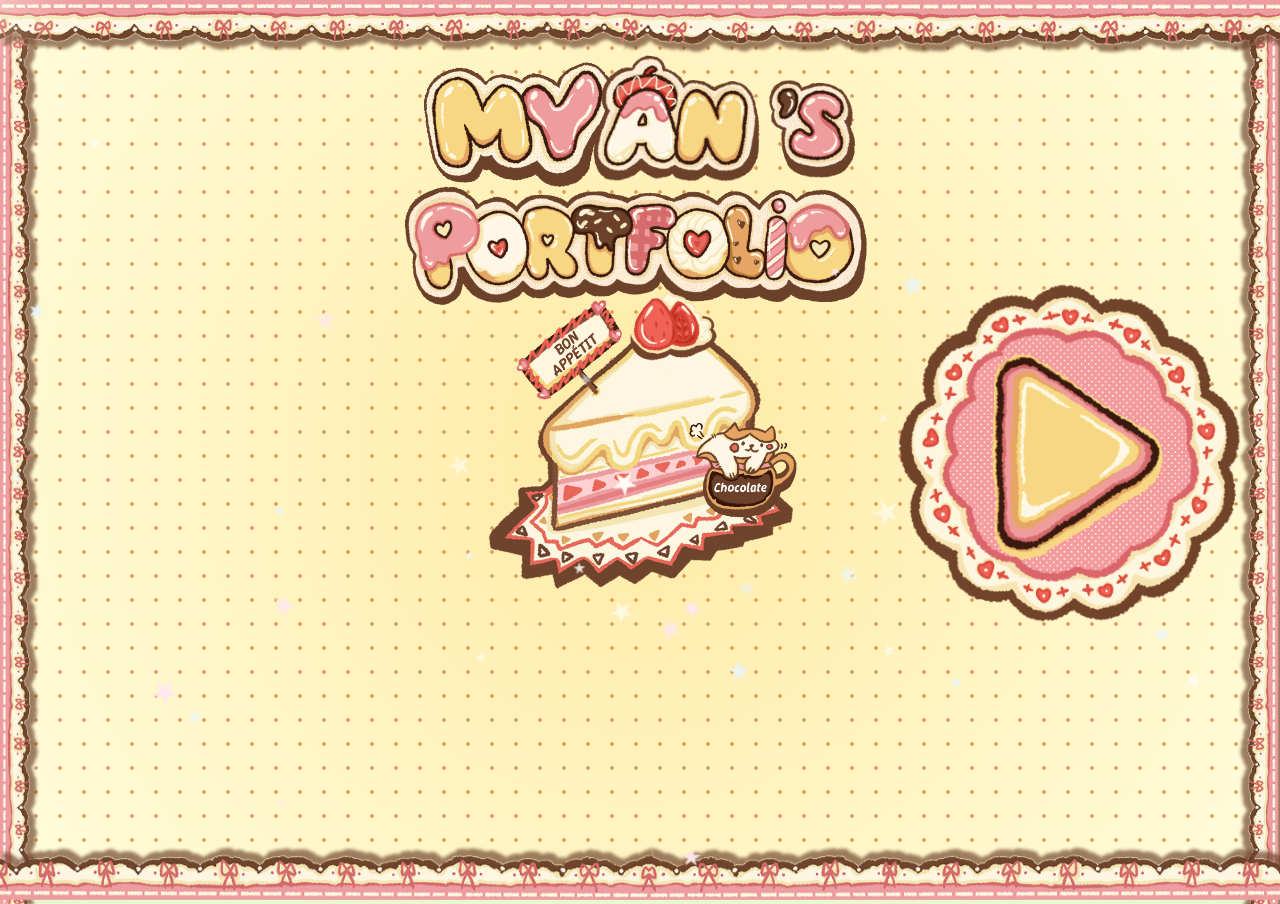
<file: index.html>
<!DOCTYPE html>
<html lang="en">

<head>
  <meta charset="UTF-8">
  <meta name="viewport" content="width=device-width, initial-scale=1.0, user-scalable=no">

  <title>Start</title>

  <link rel="stylesheet" href="start.css">
               <link rel="stylesheet" href="cursor.css">

  <link rel="preconnect" href="https://fonts.googleapis.com">
  <link rel="preconnect" href="https://fonts.gstatic.com" crossorigin>
  <link href="https://fonts.googleapis.com/css2?family=Cormorant+Garamond:wght@300..700&family=Pacifico&family=Pangolin&family=Sekuya&family=Winky+Rough:wght@300..900&family=Zen+Old+Mincho&display=swap" rel="stylesheet">
</head>

<body>

  <div class="bg"></div>

  <img id="ren" src="all-assets/ren.png">
  <img id="under-ren" src="all-assets/under-ren.png">
  <img id="ren-left" src="all-assets/ren-left.png">
  <img id="ren-right" src="all-assets/ren-right.png">


  
  <img id="MY" src="all-assets/MY.gif">
  <img id="AN" src="all-assets/AN.gif">
  <img id="S" src="all-assets/'S.gif">
  <img id="PORTFOLIO" src="all-assets/PORTFOLIO.gif">
  <img id="chocolate-cat" src="all-assets/chocolate-cat.gif">
  <img id="strawberry-cake" src="all-assets/strawberry-cake.png">
  <img id="chat-box" src="all-assets/chatbox.png">
  <img id="lot-li" src="all-assets/lot-li.png">
  <img id="bon-appetit" src="all-assets/bon-appetit.png">
  <img id="whip-cream" src="all-assets/whip-cream.png">
<img id="start-button" src="all-assets/start-button.gif" alt="Start" class="sound-click">
           <div id="star-field"></div>
  <script src="start.js"></script>
      <script src="cursor.js"></script>
</body>
</html>
</file>
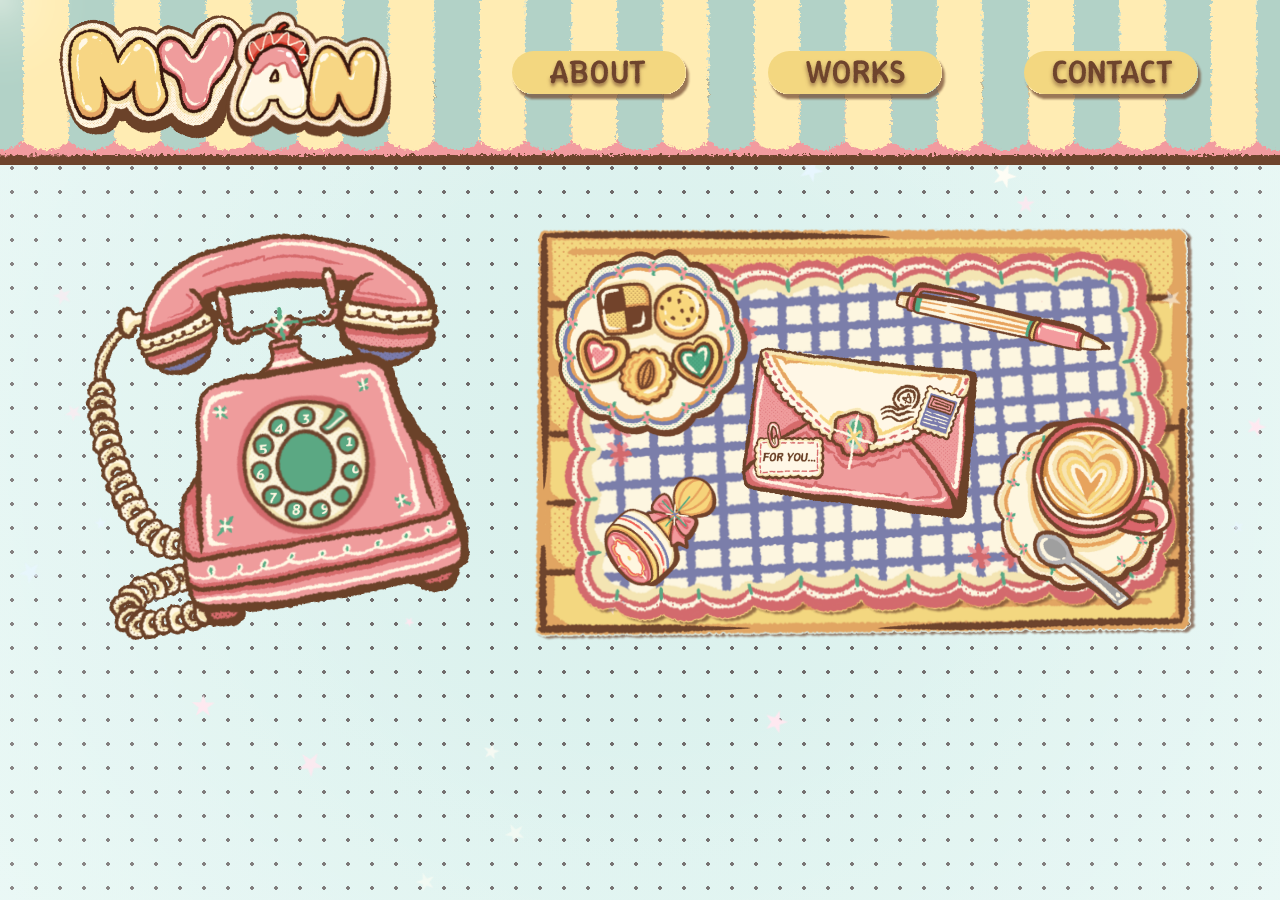
<file: contact.html>
<!DOCTYPE html>
<html>
  <head>
    <meta charset="UTF-8" />
    <meta name="viewport" content="width=device-width, initial-scale=1.0, user-scalable=no" />
        <link rel="stylesheet" type="text/css" href="contact.css" />
                     <link rel="stylesheet" href="cursor.css">
        <link rel="preconnect" href="https://fonts.googleapis.com">
<link rel="preconnect" href="https://fonts.gstatic.com" crossorigin>
<link href="https://fonts.googleapis.com/css2?family=Cormorant+Garamond:ital,wght@0,300..700;1,300..700&family=Pacifico&family=Pangolin&family=Sekuya&family=Winky+Rough:ital,wght@0,300..900;1,300..900&family=Zen+Old+Mincho&display=swap" rel="stylesheet">
<body>
  <div class="bg4"></div>
  <img id="navigation-bar" src="all-assets/navigation-bar.svg">
  <img id="MY" src="all-assets/MY.gif" alt="MY">
  <img id="AN" src="all-assets/AN.gif" alt="AN">
  <img id="phone-case" src="all-assets/phone-case.gif" >
  <img id="circle-phone" src="all-assets/circle-phone.png" >
    <img id="phone-number" src="all-assets/phone-number.png" >
        <img id="khan-trai-ban" src="all-assets/khan-trai-ban.png" >
                <img id="table" src="all-assets/table.png" >
                                <img id="cookie-dish" src="all-assets/cookie-dish.png" >
                                <img id="capuchino" src="all-assets/capuchino.png" >
                                <img id="pen" src="all-assets/pen.png" >
                                    <img id="stamp" src="all-assets/stamp.png" >
                <!-- CONTACT LETTER -->
<img id="bi-thu"
     src="all-assets/bi-thu.gif"
     alt="Contact letter">


<!-- ==============================
     CONTACT POPUP
     ============================== -->

<div id="contact-popup">

    <div id="contact-box">

        <!-- CLOSE -->
        <button id="contact-close" type="button" aria-label="Close">
            ✕
        </button>


        <div class="contact-inner">

            <!-- HEADER -->

            <div class="contact-title">
                LET'S KEEP IN TOUCH
            </div>


            <div class="contact-decoration">
                ♡
            </div>


            <!-- MESSAGE -->

            <p class="contact-message">
                Thank you for stopping by!<br>
                I’d love to hear from you.
            </p>


            <!-- CONTACT INFORMATION -->

            <div class="contact-info">

                <a
                    href="mailto:maiphucmyan2007@gmail.com"
                    class="contact-item"
                >
                    <span class="contact-label">EMAIL</span>
                    <span class="contact-value">
                        maiphucmyan2007@gmail.com
                    </span>
                </a>


                <a
                    href="https://www.linkedin.com/in/an-mai-649a00397/"
                    target="_blank"
                    rel="noopener noreferrer"
                    class="contact-item"
                >
                    <span class="contact-label">LINKEDIN</span>
                    <span class="contact-value">
                        linkedin.com/in/an-mai-649a00397
                    </span>
                </a>


                <a
                    href="tel:0339014800"
                    class="contact-item"
                >
                    <span class="contact-label">PHONE</span>
                    <span class="contact-value">
                        0339 014 800
                    </span>
                </a>

            </div>


            <div class="contact-footer">
                <span>♡</span>
                <span>Thank you for visiting </span>
                <span>♡</span>
            </div>

        </div>

    </div>

</div>
<!-- NAV DESKTOP / IPAD -->
<nav class="nav-menu">

  <div class="nav-item" id="about-nav">
    <img id="rectangle" src="all-assets/rectangle.svg">
    <div class="text" id="ABOUT">ABOUT</div>
  </div>

  <div class="nav-item" id="works-nav">
    <img id="rectangle-1" src="all-assets/rectangle-1.svg">
    <div class="text" id="WORKS">WORKS</div>
  </div>

  <div class="nav-item active" id="contact-nav">
    <img id="rectangle-2" src="all-assets/rectangle-2.svg">
    <div class="text" id="CONTACT">CONTACT</div>
  </div>

</nav>

<!-- HAMBURGER (MOBILE ONLY) -->
<button id="hamburger-btn" aria-label="Open menu">
  ☰
</button>

<div id="mobile-menu">
  <a href="aboutme.html">ABOUT</a>
  <a href="works.html">WORKS</a>
  <a href="contact.html">CONTACT</a>
</div>
  
      <div id="star-field"></div>
  <script src="contact.js"></script>
      <script src="cursor.js"></script>
</body>
</html>
</file>
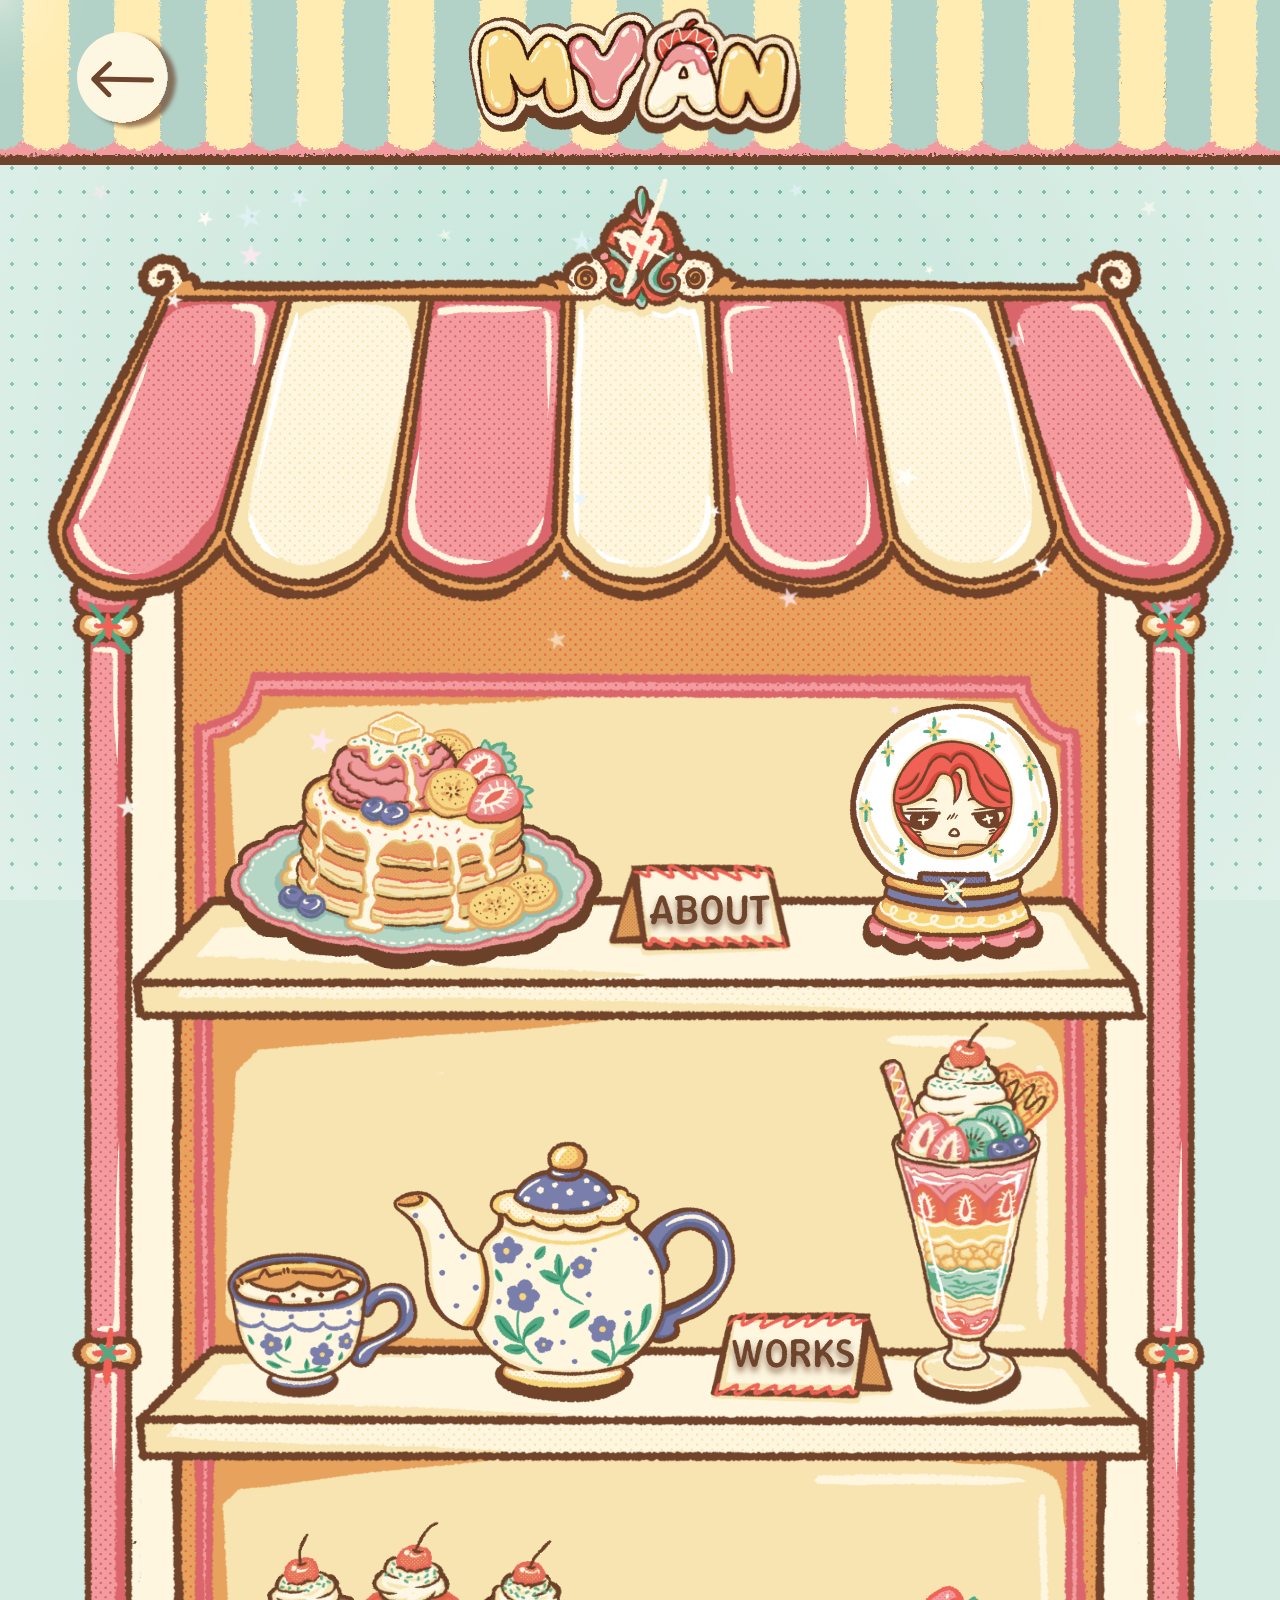
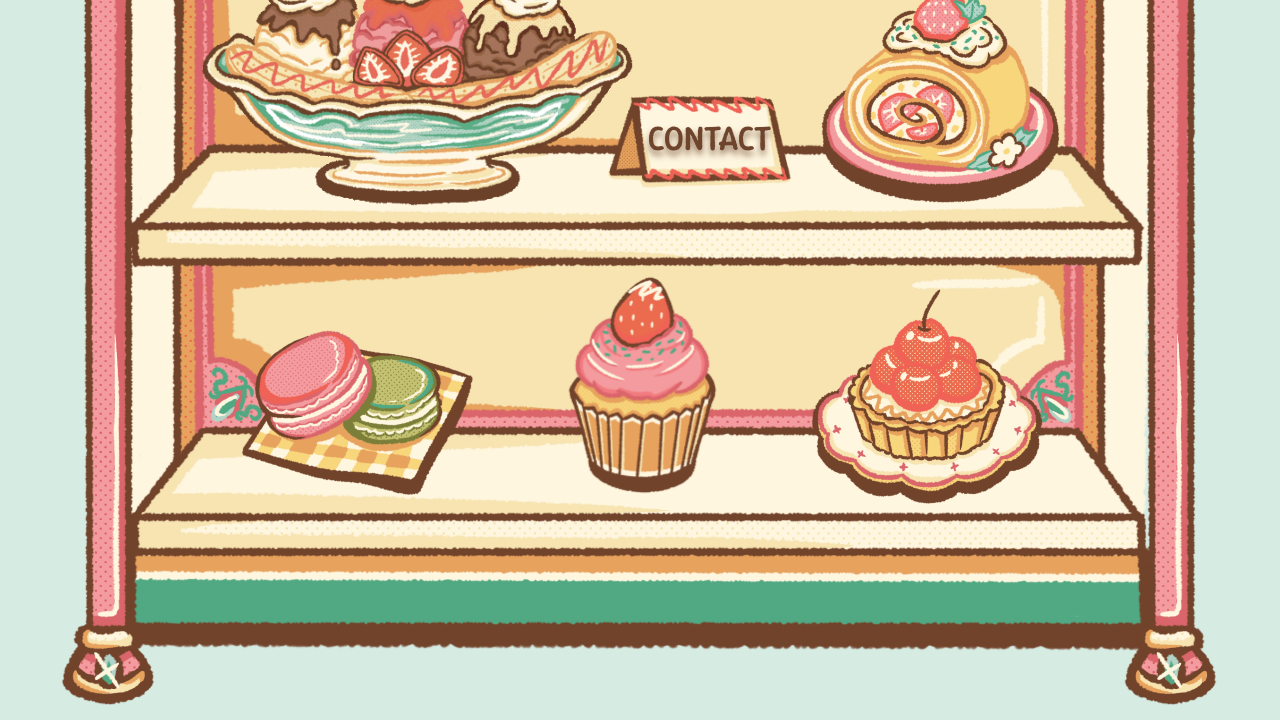
<file: homepage.html>
<!DOCTYPE html>
<html lang="en">
<head>
  <meta charset="UTF-8">
  <meta name="viewport" content="width=device-width, initial-scale=1.0", user-scalable=no >

  <link rel="stylesheet" href="homepage.css">
               <link rel="stylesheet" href="cursor.css">

  <link rel="preconnect" href="https://fonts.googleapis.com">
  <link rel="preconnect" href="https://fonts.gstatic.com" crossorigin>
  <link href="https://fonts.googleapis.com/css2?family=Cormorant+Garamond:ital,wght@0,300..700;1,300..700&family=Pacifico&family=Pangolin&family=Sekuya&family=Winky+Rough:ital,wght@0,300..900;1,300..900&family=Zen+Old+Mincho&display=swap" rel="stylesheet">
</head>

<body>

  <div class="bg3"></div>

  <section class="container">

    <img id="navigation-bar" src="all-assets/navigation-bar.svg" alt="">
    <img id="MY" src="all-assets/MY.gif" alt="MY">
    <img id="AN" src="all-assets/AN.gif" alt="AN">

    <img id="roof" src="all-assets/roof.png" alt="">
    <img id="shelf" src="all-assets/shelf.png" alt="">
    <img id="pillar" src="all-assets/pillar.png" alt="">
    <img id="pillar-1" src="all-assets/pillar-1.png" alt="">

<img id="pancake"
     src="all-assets/pancake.gif"
     alt="Pancake">
</div>
    <img id="board" src="all-assets/board.png" alt="">
    <img id="board-1" src="all-assets/board-1.png" alt="">
    <img id="board-2" src="all-assets/board-2.png" alt="">

    <img id="teapot" src="all-assets/teapot.png" alt="">
    <img id="teacup" src="all-assets/teacup.png" alt="">

    <img id="macaron" src="all-assets/macaron.png" alt="">
    <img id="cupcake" src="all-assets/cupcake.png" alt="">
    <img id="fruit-tart" src="all-assets/fruit-tart.png" alt="">
    <img id="banh-bong-lan" src="all-assets/banh-bong-lan.png" alt="">

    <img id="snowball" src="all-assets/snowball.png" alt="">
    <img id="me-circle" src="all-assets/me-circle.png" alt="">
    <img id="parfait" src="all-assets/parfait.gif" alt="">
    <img id="banana-split" src="all-assets/banana-split.gif" alt="">

    <img id="back-arrow" src="all-assets/back-arrow.svg" alt="Back">

    <div class="text" id="ABOUT">ABOUT</div>
    <div class="text" id="WORKS">WORKS</div>
    <div class="text" id="CONTACT">CONTACT</div>

  </section>

  <div id="star-field"></div>

  <div id="scroll-hint">
    <span>Scroll down for more</span>
  </div>

  <script src="homepage.js"></script>
      <script src="cursor.js"></script>

</body>
</html>
</file>
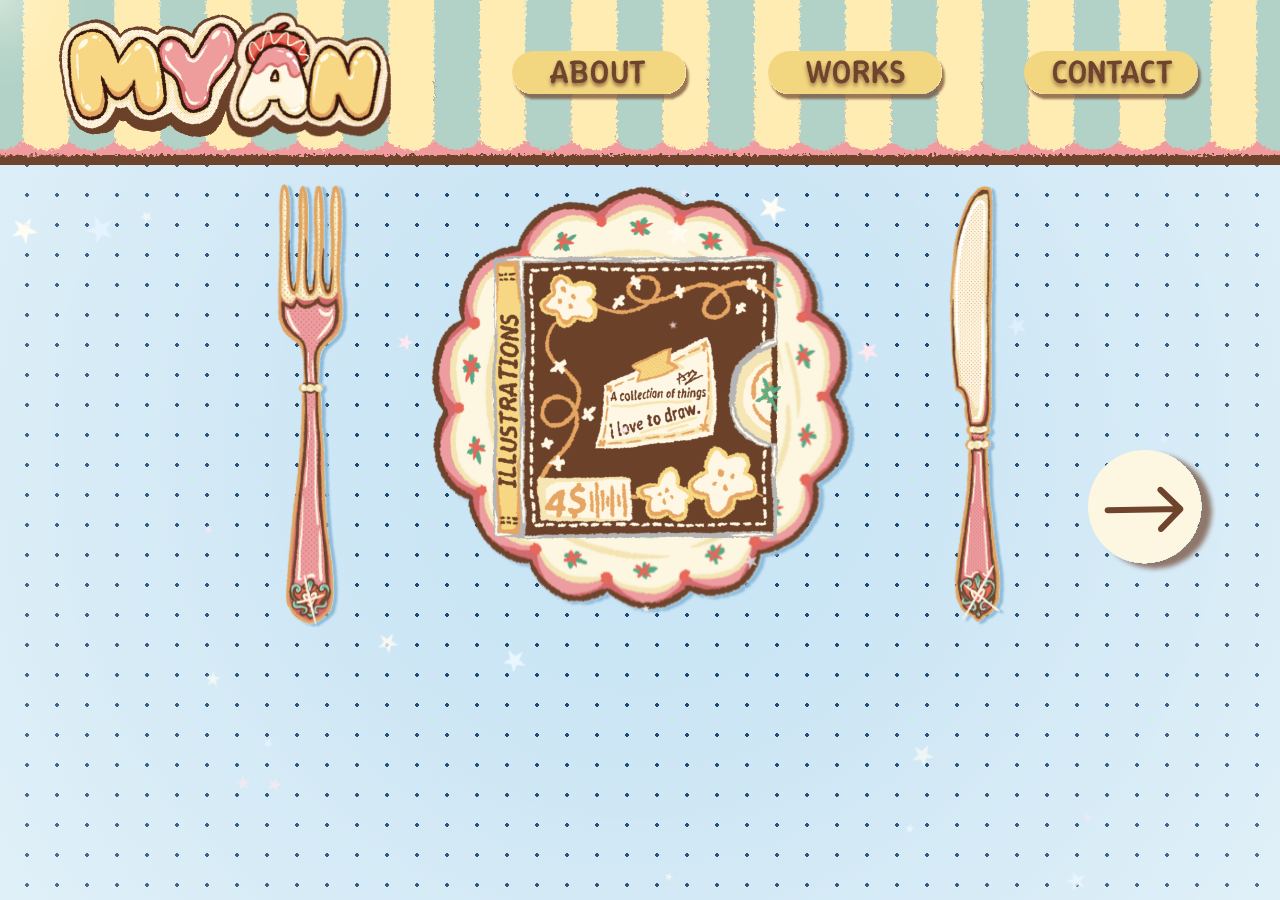
<file: works.html>
<!DOCTYPE html>
<html lang="en">
<head>
    <meta charset="UTF-8">
    <meta name="viewport"
          content="width=device-width, initial-scale=1.0, user-scalable=no">
    <title>Works</title>
    <link rel="stylesheet"
          href="works.css">
             <link rel="stylesheet" href="cursor.css">
    <link rel="preconnect"
          href="https://fonts.googleapis.com">
    <link rel="preconnect"
          href="https://fonts.gstatic.com"
          crossorigin>
    <link href="https://fonts.googleapis.com/css2?family=Cormorant+Garamond:wght@300..700&family=Pacifico&family=Pangolin&family=Sekuya&family=Winky+Rough:wght@300..900&family=Zen+Old+Mincho&display=swap"
          rel="stylesheet">
</head>
<body>
    <div class="bg2"></div>
    <img id="navigation-bar"
         src="all-assets/navigation-bar.svg"
         alt="Navigation">
    <img id="fork"
         src="all-assets/fork.png"
         alt="Fork">
    <img id="knife"
         src="all-assets/knife.png"
         alt="Knife">
    <img id="arrow-1"
         src="all-assets/arrow-1.svg"
         alt="Next">
    <img id="arrow-2"
         src="all-assets/arrow-2.svg"
         alt="Previous">
    <img id="dish"
         src="all-assets/dish.png"
         alt="Illustrations">
    <img id="cd-cover"
         src="all-assets/cd-cover.gif"
         alt="Illustrations CD">
    <img id="dish-1"
         src="all-assets/dish-1.png"
         alt="Video 1">
    <img id="cd-cover-1"
         src="all-assets/cd-cover-1.gif"
         alt="Video 1 CD">
    <img id="dish-2"
         src="all-assets/dish-2.png"
         alt="Video 2">
    <img id="cd-cover-2"
         src="all-assets/cd-cover-2.gif"
         alt="Video 2 CD">
    <div id="illustration-board">
        <div class="board">
            <div class="board-inner">
                <div class="board-header">
                    <div class="board-title">
                        ILLUSTRATIONS - DIGITAL
                    </div>
                    <button id="close-board"
                            type="button">
                        ✕
                    </button>
                </div>
                <div class="gallery-scroll">
                    <div class="gallery-grid">
                        <img id="mywork"
                             src="all-assets/myworks.png"
                             alt="My work">
                        <img id="mywork-1"
                             src="all-assets/mywork-1.png"
                             alt="My work 1">
                        <img id="mywork-2"
                             src="all-assets/mywork-2.jpg"
                             alt="My work 2">
                        <img id="mywork-3"
                             src="all-assets/mywork-3.jpg"
                             alt="My work 3">
                    </div>
                </div>
            </div>
        </div>
    </div>
    <div id="youtube-popup">
        <div id="youtube-box">
            <button id="youtube-close"
                    type="button"
                    aria-label="Close">
                ×
            </button>
            <a id="youtube-link"
               href="#"
               target="_blank"
               rel="noopener noreferrer">
                <div id="youtube-preview">
                    <div id="youtube-play">
                        ▶
                    </div>
                    <div id="youtube-text">
                        WATCH ON YOUTUBE
                    </div>
                </div>
            </a>
        </div>
    </div>
    <nav class="nav-menu">
        <div class="nav-item">
            <img id="rectangle"
                 src="all-assets/rectangle.svg"
                 alt="About">
            <div class="text"
                 id="ABOUT">
                ABOUT
            </div>
        </div>
        <div class="nav-item active">
            <img id="rectangle-1"
                 src="all-assets/rectangle-1.svg"
                 alt="Works">
            <div class="text"
                 id="WORKS">
                WORKS
            </div>
        </div>
        <div class="nav-item">
            <img id="rectangle-2"
                 src="all-assets/rectangle-2.svg"
                 alt="Contact">
            <div class="text"
                 id="CONTACT">
                CONTACT
            </div>
        </div>
    </nav>
<img id="MY"
src="all-assets/MY.gif" alt="MY">
<img id="AN"
src="all-assets/AN.gif" alt="AN">
    <button id="hamburger-btn"
            type="button"
            aria-label="Open menu">
        ☰
    </button>
    <div id="mobile-menu">
        <a href="aboutme.html">
            ABOUT
        </a>
        <a href="works.html">
            WORKS
        </a>
        <a href="contact.html">
            CONTACT
        </a>
    </div>
      <div id="star-field"></div>
    <script src="works.js"></script>
    <script src="cursor.js"></script>
</body>
</html>
</file>
<file: start.css>
.container{
  position: relative;
}
html,body {
  margin: 0;
  width: 100vw;
  height: 100vh;
  overflow: hidden;
}
body::-webkit-scrollbar {
    display: none;
    width: 0; 
    height: 0;
}
body{
  background:#EAF8D2;
}
.bg{
  position:fixed;
  inset:0;
  z-index:-1;
  overflow:hidden;
}
.bg::before{
  content:"";
  position:absolute;
  width:220%;
  height:220%;
  left:-60%;
  top:-60%;
  background:
    radial-gradient(circle,
      #E1A562 2px,
      transparent 2px) 0 0/24px 24px,
    radial-gradient(circle at center,
      #ffeaa4 0%,
      #fffddd 45%,
      #F8FFF0 100%);
  animation: dotsMove 28s linear infinite;
}
@keyframes dotsMove{
from{
transform:translate(0,0);
}
to{
transform:translate(18%,-18%);
}
}
@keyframes starsMove{
from{
transform:translate(0,0);
}
to{
transform:translate(10%,-10%);
}
}
body::before{
content:"";
position:fixed;
inset:0;
pointer-events:none;
z-index:-1;
background-image:
radial-gradient(rgba(255,255,255,.08) 1px, transparent 1px);
background-size:3px 3px;
mix-blend-mode:soft-light;
opacity:.35;
}
/*PHONE*/
@media (max-width:767px){
.bg::before{
background-size:18px 18px, auto;
}
.bg::after{
background-size:90px 90px;
}
  #MY {
    width: 35vw !important;
    left: 11vw !important;
    top: 37vw !important;
  }
    #AN {
    width: 30vw !important;
    left: 41vw !important;
    top: 39vw !important;
  }
   #S {
  width: 26vw !important;
  left: 64vw !important;
  top: 40vw !important;
   }
  #PORTFOLIO {
  width: 75vw !important;
  left: 13vw !important;
  top: 65vw !important;
}
  #strawberry-cake {
  width: 66vw !important;
  left: 20vw !important;
  top: 83vw !important;
}
  #whip-cream {
  width: 35vw !important;
  left: 36vw !important;
  top: 83vw !important;
}
  #chocolate-cat {
  width: 21vw !important;
  left: 58vw !important;
  top: 108vw !important;
}
  #chat-box {
  width: 28vw !important;
  left: 67vw !important;
  top: 90vw !important;
}
  #bon-appetit {
  width: 26vw !important;
  left: 25vw !important;
  top: 85vw !important;
}
#lot-li {
  width: 45vw !important;
  left: 30vw !important;
  top: 144vw !important;
}
#start-button {
  width: 38vw !important;
  left: 33vw !important;
  top: 147vw !important;
}
}

/*IPAD*/
@media (min-width: 768px) and (max-width: 1279px) {
  .bg::before{
background-size:18px 18px, auto;
}
.bg::after{
background-size:90px 90px;
}
  #MY {
    width: 29vw !important;
    left: 16vw !important;
    top: 3vw !important;
  }
  #AN {
    width: 27vw !important;
    left: 40vw !important;
    top: 4.2vw !important;
  }
  #S {
  width: 24vw !important;
  left: 63vw !important;
  top: 5vw !important;
}
  #PORTFOLIO {
  width: 75vw !important;
  left: 13vw !important;
  top: 25vw !important;
}
  #strawberry-cake {
  width: 64vw !important;
  left: 20vw !important;
  top: 40vw !important;
}
  #whip-cream {
  width: 35vw !important;
  left: 36vw !important;
  top: 40vw !important;
}
  #chocolate-cat {
  width: 19vw !important;
  left: 58vw !important;
  top: 65vw !important;
}
  #chat-box {
  width: 23vw !important;
  left: 68vw !important;
  top: 53vw !important;
}
  #bon-appetit {
  width: 25vw !important;
  left: 25vw !important;
  top: 43vw !important;
}
#lot-li {
  width: 35vw !important;
  left: 34vw !important;
  top: 94vw !important;
}
#start-button {
  width: 28vw !important;
  left: 37vw !important;
  top: 97vw !important;
}
}
#ren-left {
    position: absolute;
  left: 0vw;
  top: 0vw;
  bottom: 0vw;
  width: auto;
  z-index: -1;
  height: calc(100% + 4px);
}
#ren-right {
  position: absolute;
  right: 0vw;
  top: 0vw;
  bottom: 0vw;
  height: calc(100% + 4px);
  z-index: -1;
  width: auto;
}
#ren {
  width: 100vw;
  height: auto;
  z-index: 2;
}

#under-ren {
  position: fixed;
  bottom: 0vw;
  left: 0vw;
  width: 100vw;
  height: auto;
  object-fit: contain;
  z-index: 2;
}
#MY {
position: absolute;
width: 16vw;
height: auto;
left: 32.5vw;
top: 1.5vw;
}
#AN {
position: absolute;
width: 14vw;
height: auto;
left: 45.8vw;
top: 3vw;
}
#S {
 position: absolute;
width: 11vw;
height: auto;
left: 58vw;
top: 4.5vw;
}
#PORTFOLIO {
position: absolute;
width: 37vw;
height: auto;
left: 31vw;
top: 14vw;
}
#strawberry-cake {
position: absolute;
width: 29.5vw;
height: auto;
left: 36vw;
top: 21vw;
}
#whip-cream {
position: absolute;
width: 15vw;
height: auto;
left: 44vw;
top: 21.5vw;
      transform-origin: center center;
    animation: whipWiggle 1.8s ease-in-out infinite;
    will-change: transform;
}
@keyframes whipWiggle{
    0%{
        transform: scale(0.96) rotate(-2deg);
    }
    50%{
        transform: scale(1.04) rotate(2deg);
    }
    100%{
        transform: scale(0.96) rotate(-2deg);
    }
}
#bon-appetit {
position: absolute;
width: 11vw;
height: auto;
left: 39vw;
top: 22vw;
  animation: signSwing 2.4s ease-in-out infinite alternate;
  will-change: transform;
}
@keyframes signSwing{
    from{
        transform: rotate(-4deg);
    }
    to{
        transform: rotate(4deg);
    }
}
#lot-li {
position: absolute;
width: 27vw;
height: auto;
left: 70vw;
top: 22vw;
z-index: 4;
  animation: slowRotate 12s linear infinite;
  transform-origin: center center;
}
body {
    margin: 0;
    opacity: 1;
    transition: opacity 0.8s ease;
}
body.fade-out {
    opacity: 0;
}
#start-button {
position: absolute;
width: 21vw;
height: auto;
left: 72.2vw;
top: 25vw;
z-index: 4;
    cursor: pointer;
    transition: transform 0.3s ease;
}
#start-button:hover {
    transform: scale(1.12) rotate(-6deg);
}
@keyframes slowRotate {
    from {
        transform: rotate(0deg);
    }
    to {
        transform: rotate(360deg);
    }
}

#MY {
  animation:
    my-pop 0.7s ease-out forwards,
    my-float 3s ease-in-out 0.7s infinite;
  transform-origin: center;
}
@keyframes my-pop {
  0% {
    transform: scale(0);
    opacity: 0;
  }
  70% {
    transform: scale(1.1);
    opacity: 1;
  }
  100% {
    transform: scale(1);
    opacity: 1;
  }
}
@keyframes my-float {
  0% {
    transform: translateY(0) rotate(0deg);
  }
  25% {
    transform: translateY(-6px) rotate(-2deg);
  }
  50% {
    transform: translateY(0) rotate(2deg);
  }

  75% {
    transform: translateY(6px) rotate(-1deg);
  }

  100% {
    transform: translateY(0) rotate(0deg);
  }
}
#AN {
  animation:
    my-pop 0.7s ease-out forwards,
    my-float 4.5s ease-in-out 0.7s infinite;
  transform-origin: center;
}
@keyframes my-pop {
  0% {
    transform: scale(0);
    opacity: 0;
  }
  70% {
    transform: scale(1.1);
    opacity: 1;
  }
  100% {
    transform: scale(1);
    opacity: 1;
  }
}
@keyframes my-float {
  0% {
    transform: translateY(0) rotate(0deg);
  }
  20% {
    transform: translateY(-8px) rotate(1.5deg);
  }
  45% {
    transform: translateY(2px) rotate(-1deg);
  }
  70% {
    transform: translateY(7px) rotate(1.5deg);
  }
  85% {
    transform: translateY(-2px) rotate(-0.5deg);
  }
  100% {
    transform: translateY(0) rotate(0deg);
  }
}
#S {
  animation:
    my-pop 0.7s ease-out forwards,
    my-float 4s ease-in-out 0.7s infinite;
  transform-origin: center;
}
@keyframes my-pop {
  0% {
    transform: scale(0);
    opacity: 0;
  }
  70% {
    transform: scale(1.1);
    opacity: 1;
  }
  100% {
    transform: scale(1);
    opacity: 1;
  }
}
@keyframes my-float {
  0% {
    transform: translateY(0) rotate(0deg);
  }
  20% {
    transform: translateY(-8px) rotate(1.5deg);
  }
  45% {
    transform: translateY(2px) rotate(-1deg);
  }
  70% {
    transform: translateY(7px) rotate(1.5deg);
  }
  85% {
    transform: translateY(-2px) rotate(-0.5deg);
  }
  100% {
    transform: translateY(0) rotate(0deg);
  }
}
#PORTFOLIO {
  animation:
      my-pop 0.7s ease-out forwards,
    my-float 5s ease-in-out 0.7s infinite;
  transform-origin: center;
}
@keyframes my-pop {
  0% {
    transform: scale(0);
    opacity: 0;
  }
  70% {
    transform: scale(1.1);
    opacity: 1;
  }
  100% {
    transform: scale(1);
    opacity: 1;
  }
}
@keyframes my-float {
  0% {
    transform: translateY(0) rotate(0deg);
  }
  20% {
    transform: translateY(-8px) rotate(1.5deg);
  }
  45% {
    transform: translateY(2px) rotate(-1deg);
  }
  70% {
    transform: translateY(7px) rotate(1.5deg);
  }
  85% {
    transform: translateY(-2px) rotate(-0.5deg);
  }
  100% {
    transform: translateY(0) rotate(0deg);
  }
}
#chocolate-cat {
position: absolute;
width: 9vw;
height: auto;
left: 53.5vw;
top: 32vw;
z-index: 2;
  cursor: pointer;
  transform-origin: center;
  transition: transform 0.3s ease;
}
#chocolate-cat:hover {
  transform: scale(1.08) rotate(-2deg);
}
#chocolate-cat.clicked {
  animation: cat-pop 0.4s ease-out;
}
@keyframes cat-pop {
  0% {
    transform: scale(1);
  }
  50% {
    transform: scale(1.15) rotate(2deg);
  }
  100% {
    transform: scale(1.08) rotate(-2deg);
  }
}
#chat-box {
position: absolute;
width: 15vw;
height: auto;
left: 57vw;
top: 23vw;
z-index: 2;
  opacity: 0;
  transform: scale(0);
  transform-origin: bottom left;
  pointer-events: none;
  transition:
    opacity 0.25s ease,
    transform 0.3s cubic-bezier(.17, .67, .35, 1.4);
}
#chat-box.show {
  opacity: 1;
  transform: scale(1);
}
#star-field{
    position: fixed;
    inset: 0;
    overflow: hidden;
    pointer-events: none;
    z-index: 2;
}
.star{
    position: absolute;
    width: 8px;
    height: 8px;
    will-change: transform, opacity;
    background: transparent;
    clip-path: polygon(
50% 0%,
61% 35%,
98% 35%,
68% 57%,
79% 91%,
50% 70%,
21% 91%,
        32% 57%,
        2% 35%,
        39% 35%
    );
    filter: drop-shadow(0 0 4px rgba(255,255,255,.35));
}
</file>
<file: cursor.css>
/* =========================================================
   GLOBAL CURSOR EFFECT
   ========================================================= */

.cursor-glow {
    position: fixed;

    width: 170px;
    height: 170px;

    pointer-events: none;
    z-index: 999999;

    border-radius: 50%;

    background:
        radial-gradient(
            circle,
            rgba(255, 248, 210, .42) 0%,
            rgba(255, 245, 190, .22) 20%,
            rgba(255, 240, 180, .10) 42%,
            rgba(255, 240, 180, .04) 58%,
            transparent 75%
        );

    transform: translate(-50%, -50%);

    filter: blur(3px);

    mix-blend-mode: screen;

    will-change:
        left,
        top;
}


/* =========================================================
   STAR TRAIL
   ========================================================= */

.cursor-star {

    position: fixed;

    pointer-events: none;

    z-index: 1000000;

    width: 7px;
    height: 7px;

    background: #FFF9D8;

    clip-path: polygon(
        50% 0%,
        61% 35%,
        100% 35%,
        68% 57%,
        79% 100%,
        50% 70%,
        21% 100%,
        32% 57%,
        0% 35%,
        39% 35%
    );

    filter:
        drop-shadow(0 0 5px #FFF8D0)
        drop-shadow(0 0 12px rgba(255,255,255,.95))
        drop-shadow(0 0 20px rgba(255,240,180,.8));

    animation:
        starFall .9s ease-out forwards;

    will-change:
        transform,
        opacity;
}


@keyframes starFall {

    0% {

        opacity: 0;

        transform:
            translate(0, 0)
            scale(.2)
            rotate(0deg);
    }

    12% {

        opacity: 1;

        transform:
            translate(0, 0)
            scale(1.35)
            rotate(30deg);
    }

    100% {

        opacity: 0;

        transform:
            translate(
                var(--x),
                var(--y)
            )
            scale(.05)
            rotate(220deg);
    }
}


/* =========================================================
   CLICK RING
   ========================================================= */

.cursor-click-ring {

    position: fixed;

    pointer-events: none;

    z-index: 1000001;

    width: 30px;
    height: 30px;

    border-radius: 50%;

    border: 3px solid rgba(255,248,210,.95);

    box-shadow:
        0 0 8px rgba(255,248,210,1),
        0 0 20px rgba(255,240,180,.9),
        0 0 40px rgba(255,240,180,.65);

    transform:
        translate(-50%, -50%)
        scale(.2);

    animation:
        cursorClickRing .65s
        cubic-bezier(.15,.8,.25,1)
        forwards;
}


@keyframes cursorClickRing {

    0% {

        opacity: 1;

        transform:
            translate(-50%, -50%)
            scale(.2);
    }

    35% {

        opacity: 1;

        transform:
            translate(-50%, -50%)
            scale(1);
    }

    100% {

        opacity: 0;

        transform:
            translate(-50%, -50%)
            scale(3.5);
    }
}


/* =========================================================
   CLICK FLASH
   ========================================================= */

.cursor-click-flash {

    position: fixed;

    pointer-events: none;

    z-index: 1000000;

    width: 80px;
    height: 80px;

    border-radius: 50%;

    background:
        radial-gradient(
            circle,
            rgba(255,255,255,.9) 0%,
            rgba(255,248,210,.6) 18%,
            rgba(255,240,180,.25) 42%,
            transparent 70%
        );

    transform:
        translate(-50%, -50%)
        scale(.2);

    animation:
        cursorFlash .4s
        ease-out
        forwards;
}


@keyframes cursorFlash {

    0% {

        opacity: 0;

        transform:
            translate(-50%, -50%)
            scale(.2);
    }

    25% {

        opacity: 1;

        transform:
            translate(-50%, -50%)
            scale(1);
    }

    100% {

        opacity: 0;

        transform:
            translate(-50%, -50%)
            scale(1.8);
    }
}


/* =========================================================
   CLICK STARS
   ========================================================= */

.cursor-click-star {

    position: fixed;

    pointer-events: none;

    z-index: 1000002;

    width: 8px;
    height: 8px;

    background: #FFF8D5;

    clip-path: polygon(
        50% 0%,
        61% 35%,
        100% 35%,
        68% 57%,
        79% 100%,
        50% 70%,
        21% 100%,
        32% 57%,
        0% 35%,
        39% 35%
    );

    filter:
        drop-shadow(0 0 5px white)
        drop-shadow(0 0 14px #FFF0B0);

    animation:
        clickStarBurst .7s
        cubic-bezier(.15,.7,.25,1)
        forwards;

    will-change:
        transform,
        opacity;
}


@keyframes clickStarBurst {

    0% {

        opacity: 1;

        transform:
            translate(-50%, -50%)
            scale(.2)
            rotate(0deg);
    }

    20% {

        opacity: 1;

        transform:
            translate(-50%, -50%)
            scale(1.4)
            rotate(60deg);
    }

    100% {

        opacity: 0;

        transform:
            translate(
                calc(-50% + var(--burst-x)),
                calc(-50% + var(--burst-y))
            )
            scale(.05)
            rotate(260deg);
    }
}


/* =========================================================
   TOUCH DEVICES
   ========================================================= */

@media (pointer: coarse) {

    .cursor-glow,
    .cursor-star,
    .cursor-click-ring,
    .cursor-click-flash,
    .cursor-click-star {

        display: none !important;

    }

}
</file>
<file: contact.css>
:root {
  --text-color: #6E442D;
}
html,
body{
margin: 0;
  width: 100vw;
  height: 100vh;
}
body{
  background:#E4F6F3;
}
.bg4{
  position:fixed;
  inset:0;
  z-index:-1;
  overflow:hidden;
}
.bg4::before{
  content:"";
  position:absolute;
  width:220%;
  height:220%;
  left:-60%;
  top:-60%;
  background:
     radial-gradient(circle,
      #6F6A6A 2px,
      transparent 2px) 0 0/24px 24px,
    radial-gradient(circle at center,
      #D9F0EC 0%,
      #E4F6F3 45%,
      #F4FCFA 100%);
  animation:dotsMove 28s linear infinite;
}
body::before{
  content:"";
  position:fixed;
  inset:0;
  pointer-events:none;
  z-index:-1;
  background-image:
    radial-gradient(rgba(255,255,255,.08) 1px, transparent 1px);
  background-size:3px 3px;
  mix-blend-mode:soft-light;
  opacity:.35;
}
body::after{
  content:"";
  position:fixed;
  inset:0;
  pointer-events:none;
  z-index:-1;
  background:
    radial-gradient(
      circle,
      transparent 35%,
      rgba(255,255,255,.22) 100%
    );
}
@keyframes dotsMove{
  from{
    transform:translate(0,0);
  }
  to{
    transform:translate(18%,-18%);
  }
}
@media (max-width:767px){
.bg::before{
background-size:18px 18px, auto;
}
.bg::after{
background-size:90px 90px;
} 
    html, body{
        overflow: hidden;
        touch-action: none;
    }
        #navigation-bar {
    width: 192vw !important;
    top: -1vw !important;
    position: fixed !important
  }
     #MY {
  width: 25vw !important;
    top: -1.4vw !important;
    left: 6vw !important;
    position: fixed !important;
  }
      #AN {
            width: 23vw !important;
    top: 0vw !important;
    left: 27vw !important;
    position: fixed !important;
  }
     #phone-case {
  width: 100vw !important;
  height: auto !important;
  left: -9vw ! important;
  top: 42vw !important;
  }
       #circle-phone {
  width: 30vw !important;
  height: auto !important;
  left: 40vw ! important;
  top: 70vw !important;
  }
         #phone-number {
  width: 30vw !important;
  height: auto !important;
  left: 40vw ! important;
  top: 70.2vw !important;
  }
           #table {
  width: 95vw !important;
  height: auto !important;
  left: 2.5vw ! important;
  top: 130vw !important;
  }
             #khan-trai-ban {
  width: 95vw !important;
  height: auto !important;
  left: 2.5vw ! important;
  top: 130vw !important;
  }
               #bi-thu {
  width: 42vw !important;
  height: auto !important;
  left:27vw ! important;
  top: 137vw !important;
  }
                 #capuchino {
  width: 28vw !important;
  height: auto !important;
  left:67vw !important;
  top: 156vw !important;
          pointer-events: none;
  }
                   #pen {
  width: 28vw !important;
  height: auto !important;
  left:61vw !important;
  top: 130vw !important;
          pointer-events: none;
  }
                     #stamp {
  width: 21vw !important;
  height: auto !important;
  left:8vw !important;
  top: 164vw !important;
          pointer-events: none;
  }
#cookie-dish {
  width: 34vw !important;
  height: auto !important;
  left:8vw !important;
  top: 134vw !important;
          pointer-events: none;
  }
  }
@media  (min-width: 768px) and (max-width: 1279px) {
  .bg::before{
background-size:18px 18px, auto;
}
.bg::after{
background-size:90px 90px;
}html, body{
        touch-action: none !important;
    }
     #navigation-bar {
width: 150vw !important;
  top: -1vw !important;
  position: fixed !important;
  }
    #MY {
width: 20vw !important;
top: -1.5vw !important;
left: 2vw !important;
  }
    #AN {
width: 19vw !important;
top: -0.4vw !important;
left: 18.5vw !important;
  }
      #rectangle {
width: 18vw !important;
top: 6vw !important;
  left: 39.5vw !important;
  }
        #ABOUT {
            font-size: 3.3vw !important;
top: 6vw !important;
  left: 44vw !important;
  }
          #WORKS {
            font-size: 3.3vw !important;
top: 6vw !important;
  left: 63.5vw !important;
  }
            #CONTACT {
            font-size: 3.3vw !important;
top: 6vw !important;
  left: 82.5vw !important;
  }
        #rectangle-1 {
width: 18vw !important;
top: 6vw !important;
  left: 59.5vw !important;
  }
          #rectangle-2 {
width: 18vw !important;
top: 6vw !important;
  left: 79.5vw !important;
  }
            #table {
width: 90vw !important;
top: 70vw !important;
  left: 5vw !important;
  }
              #khan-trai-ban {
width: 90vw !important;
top: 70vw !important;
  left: 5vw !important;
  }
                #bi-thu {
width: 35vw !important;
top: 80vw !important;
  left: 33vw !important;
  }
                  #cookie-dish {
width: 30vw !important;
top: 72vw !important;
  left: 8vw !important;
  }
  #capuchino {
width: 28vw !important;
top: 98vw !important;
  left: 65vw !important;
  }
    #pen {
width: 26vw !important;
top: 70vw !important;
  left: 55vw !important;
  }
      #stamp {
width: 18vw !important;
top: 104vw !important;
  left: 12vw !important;
  }
        #phone-case {
width: 62vw !important;
top: 22vw !important;
  left: 12vw !important;
  }
          #circle-phone {
width: 18vw !important;
top: 40vw !important;
  left: 42vw !important;
  }
            #phone-number {
width: 18vw !important;
top: 40vw !important;
  left: 42vw !important;
  }
}
#rectangle {
  position: fixed;
  width: 14vw;
  height: auto;
  left: 40vw;
  top: 4vw;
  z-index: 4;
}
#rectangle-1 {
    position: fixed;
  width: 14vw;
  height: auto;
  left: 60vw;
  top: 4vw;
  z-index: 4;
}
#rectangle-2 {
      position: fixed;
  width: 14vw;
  height: auto;
  left: 80vw;
  top: 4vw;
  z-index: 4;
}
#MY {
    position: fixed;
  width: 16vw;
  height: auto;
  left: 4vw;
  top: -2.3vw;
  z-index: 3;
}
#AN {
  position: fixed;
  width: 14vw;
  height: auto;
  left: 17vw;
  top: -0.5vw;
  z-index: 4;
}
#phone-case {
    position: absolute;
  width: 42vw;
  height: auto;
  left: -3vw;
  top: 18vw;
  z-index: 2;
  transform: rotate(-10deg);
}
#khan-trai-ban {
    position: absolute;
  width: 50vw;
  height: auto;
  left: 43vw;
  top: 18.5vw;
  z-index: 4;
}
#bi-thu {
    position: absolute;
  width: 20vw;
  height: auto;
  left: 57vw;
  top: 23.5vw;
  z-index: 5;
}
#stamp {
    position: absolute;
  width: 9vw;
  height: auto;
  left: 47vw;
  top: 37vw;
  z-index: 5;
     cursor: grab;

    user-select: none;
    -webkit-user-select: none;

    touch-action: none;
}

#stamp.dragging {
    cursor: grabbing;

    filter:
        brightness(1.08)
        drop-shadow(0 0 10px rgba(255,240,190,.8))
        drop-shadow(0 0 25px rgba(255,248,220,.5));
}
#pen {
    position: absolute;
  width: 14vw;
  height: auto;
  left: 71vw;
  top: 18vw;
  z-index: 5;
    transform: rotate(-120deg);
        cursor: grab;
    user-select: none;
    -webkit-user-select: none;
    touch-action: none;

    transition: filter .2s ease;
}
#pen.dragging {
    cursor: grabbing;

    filter:
        brightness(1.08)
        drop-shadow(0 0 10px rgba(255,240,190,.8))
        drop-shadow(0 0 25px rgba(255,248,220,.5));
}
#capuchino {
    position: absolute;
  width: 15vw;
  height: auto;
  left: 77vw;
  top: 32vw;
  z-index: 5;
      cursor: grab;
    user-select: none;
    touch-action: none;

    transition: filter .2s ease;
}

#capuchino.dragging {
    cursor: grabbing;
      filter:
        brightness(1.08)
        drop-shadow(0 0 10px rgba(255,240,190,.8))
        drop-shadow(0 0 25px rgba(255,248,220,.5));
}
#cookie-dish {
position: absolute;
width: 16vw;
height: auto;
left: 43vw;
top: 19vw;
z-index: 5;    
cursor: grab;
user-select: none;
touch-action: none;
transition: filter .2s ease;
}
#cookie-dish.dragging {
cursor: grabbing;
filter:
brightness(1.08)
drop-shadow(0 0 10px rgba(255,240,190,.8))
drop-shadow(0 0 25px rgba(255,248,220,.5));
}
#table {
    position: absolute;
  width: 53vw;
  height: auto;
  left: 41vw;
  top: 17vw;
  z-index: 2;
}
#circle-phone {
    position: absolute;
width: 12.2vw;
height: auto;
left: 18vw;
top: 30.5vw;
z-index: 4;
   transform: rotate(-8deg);
}
#circle-phone{
    cursor:pointer;
    transform-origin:center center;
    will-change:transform,filter;
    transition:
        transform .25s ease,
        filter .25s ease;
}
#circle-phone:hover{
    transform:scale(1.06);
    filter:
        brightness(1.08)
        drop-shadow(0 0 12px rgba(255,240,190,.9))
        drop-shadow(0 0 30px rgba(255,248,231,.45));
}
#circle-phone.spin{
    animation:phoneDial 1.15s cubic-bezier(.18,.9,.25,1) forwards;
}
@keyframes phoneDial{
    0%{
        transform:rotate(0deg) scale(1.06);
    }
    72%{
        transform:rotate(900deg) scale(1.02);
    }
    82%{
        transform:rotate(900deg) scale(1.02);
    }
    100%{
        transform:rotate(0deg) scale(1);
    }
}
#phone-number {
position: absolute;
width: 12.7vw;
height: auto;
left: 17.7vw;
top: 30.5vw;
z-index: 3;
   transform: rotate(-1deg);
}
#navigation-bar {
    position: fixed;
  top: -1vw;
  left: -2vw;
  width: 104vw;
  height: auto;
  display: block;
  object-fit: contain;
  z-index: 3;
}
#MY,
#AN{
    transform-origin: center center;
    cursor: pointer;
    transition: filter .25s ease;
    will-change: transform;
}
#MY:hover,
#AN:hover{
    transform: scale(1.08);
    filter:
        brightness(1.08)
        drop-shadow(0 0 12px rgba(255,240,190,.9))
        drop-shadow(0 0 30px rgba(255,248,231,.55));
}
#MY.clicked,
#AN.clicked{
    animation: logoClick .32s cubic-bezier(.25,.9,.2,1) forwards;
}
@keyframes logoClick{
    0%{
        transform: scale(1.08);
        filter:
            brightness(1.08)
            drop-shadow(0 0 18px rgba(255,245,200,1));
    }
    45%{
        transform: scale(.94);
        filter:
            brightness(1.15)
            drop-shadow(0 0 22px rgba(255,245,210,.95));
    }
    100%{
        transform: scale(1.02);
        filter:
            brightness(1.05)
            drop-shadow(0 0 12px rgba(255,245,210,.9));
    }
}
.text {
  font-family: "Winky Rough", sans-serif;
  font-weight: 500;
  font-style: normal;
}
#ABOUT {
       position: fixed;
  font-size: 2.6vw; /* Công thức quy đổi: 50px / 14.4 ≈ 3.47vw */
  height: auto;
  top: 3.8vw;
  left: 43vw;
  z-index: 5;
  text-shadow: 0 0.2vw 0.28vw rgba(112, 70, 47, 0.70); /* Quy đổi cả đổ bóng để tỉ lệ khớp 100% khi zoom */
  color: var(--text-color);
}
#WORKS {
        position: fixed;
  font-size: 2.6vw;
  height: auto;
  top: 3.8vw;
  left: 63vw;
  z-index: 4;
  text-shadow: 0 3px 4px rgba(112, 70, 47, 0.70);
  color: var(--text-color);
}
#CONTACT {
position: fixed;
font-size: 2.6vw;
height: auto;
top: 3.8vw;
left: 82.2vw;
z-index: 4;
text-shadow: 0 3px 4px rgba(112, 70, 47, 0.70);
color: var(--text-color);
}
#rectangle,
#rectangle-1,
#rectangle-2{
    transform-origin: center center;
    will-change: transform, filter;
    cursor: pointer;
}
.nav-active{
    cursor: default;
    animation: navPulse 2s ease-in-out infinite;
}
@keyframes navPulse{
    0%,100%{
        transform: scale(1);
        filter:
            brightness(1.02)
            drop-shadow(0 0 8px rgba(255,238,180,.35));
    }
    50%{
        transform: scale(1.05);
        filter:
            brightness(1.08)
            drop-shadow(0 0 16px rgba(255,238,180,.75));
    }
}
.nav-hover{
    transform: scale(1.08);
    filter:
        brightness(1.08)
        drop-shadow(0 0 12px rgba(255,240,190,.9))
        drop-shadow(0 0 28px rgba(255,248,231,.45));
    transition:
        transform .22s ease,
        filter .22s ease;
}
.nav-click{
    animation: navClick .32s cubic-bezier(.25,.9,.2,1) forwards;
}
@keyframes navClick{
    0%{
        transform: scale(1.08);
        filter:
            brightness(1.08)
            drop-shadow(0 0 16px rgba(255,240,190,.9));
    }
    45%{
        transform: scale(1.18);
        filter:
            brightness(1.15)
            drop-shadow(0 0 28px rgba(255,240,190,1));
    }
    100%{
        transform: scale(1.02);
        filter:
            brightness(1.05)
            drop-shadow(0 0 10px rgba(255,240,190,.7));
    }
}
@media (max-width:767px){
    .nav-menu{
        display:none;
    }
    #hamburger-btn{
        display:flex;
        align-items:center;
        justify-content:center;

        position:fixed;
        top: 5vw;
right: 6vw;
     width: 12vw;
height: 12vw;
        border:none;
        border-radius:50%;
        background:#F7E8C7;
        color:#6E442D;
        font-size:30px;
        cursor:pointer;
        z-index:9999;
        box-shadow:0 6px 16px rgba(0,0,0,.15);
        transition:
            transform .25s ease,
            filter .25s ease;
    }
    #hamburger-btn:hover{
        transform:scale(1.08);
        filter:
            brightness(1.08)
            drop-shadow(0 0 12px rgba(255,240,190,.9));
    }
    #hamburger-btn.open{
        transform:rotate(90deg);
    }
    #mobile-menu{
        display:flex;
        flex-direction:column;
        gap:18px;
        position:fixed;
                top: 21.33vw;
right: 5.33vw;
        padding:22px 26px;
        background:rgba(255,249,238,.96);
        backdrop-filter:blur(10px);
        border:3px solid #6E442D;
        border-radius:22px;
        opacity:0;
        pointer-events:none;
        transform:translateY(-12px) scale(.95);
        transition:
            opacity .28s ease,
            transform .28s ease;

        z-index:9998;
    }
    #mobile-menu.show{
        opacity:1;
        pointer-events:auto;
        transform:translateY(0) scale(1);
    }
    #mobile-menu a{
        text-decoration:none;
        color:#6E442D;
        font-family:"Winky Rough",sans-serif;
        font-size:26px;

        transition:
            transform .2s ease,
            color .2s ease;
    }
    #mobile-menu a:hover{
        transform:translateX(6px);
        color:#B86A3C;
    }
}
#star-field{
    position: fixed;
    inset: 0;
    overflow: hidden;
    pointer-events: none;
    z-index: 2;
}
.star{
    position: absolute;
    width: 8px;
    height: 8px;
    will-change: transform, opacity;
    background: transparent;
    clip-path: polygon(
        50% 0%,
        61% 35%,
        98% 35%,
        68% 57%,
        79% 91%,
        50% 70%,
        21% 91%,
        32% 57%,
        2% 35%,
        39% 35%
    );
    filter: drop-shadow(0 0 4px rgba(255,255,255,.35));
}
#bi-thu {
    cursor: pointer;
    transform-origin: center center;
    will-change: transform, filter;
    z-index: 20;
    animation:
        letterWaiting
        2.4s
        ease-in-out
        infinite;
    transition:
        filter .25s ease;
}
@keyframes letterWaiting {
    0% {
        transform: scale(1);
        filter:
            brightness(1)
            drop-shadow(0 0 4px rgba(255,240,190,.35))
            drop-shadow(0 0 10px rgba(255,248,220,.15));
    }
    50% {
        transform: scale(1.07);
        filter:
            brightness(1.08)
            drop-shadow(0 0 12px rgba(255,240,190,.9))
            drop-shadow(0 0 28px rgba(255,248,220,.65))
            drop-shadow(0 0 45px rgba(255,230,180,.35));
    }
    100% {
        transform: scale(1);
        filter:
            brightness(1)
            drop-shadow(0 0 4px rgba(255,240,190,.35))
            drop-shadow(0 0 10px rgba(255,248,220,.15));
    }
}
#bi-thu:hover {
    animation-play-state: paused;
    transform: scale(1.1);
    filter:
        brightness(1.12)
        drop-shadow(0 0 14px rgba(255,240,190,1))
        drop-shadow(0 0 32px rgba(255,248,220,.75))
        drop-shadow(0 0 55px rgba(255,230,180,.45));
}
#bi-thu.contact-click {
    animation:
        letterClick
        .5s
        cubic-bezier(.25,.9,.2,1)
        forwards;
}
@keyframes letterClick {
    0% {
        transform: scale(1.1);
        filter:
            brightness(1.12)
            drop-shadow(0 0 18px rgba(255,240,190,1))
            drop-shadow(0 0 40px rgba(255,248,220,.8));
    }
    45% {
        transform: scale(.88);
        filter:
            brightness(1.2)
            drop-shadow(0 0 28px rgba(255,245,200,1))
            drop-shadow(0 0 65px rgba(255,248,220,.9));
    }
    75% {
        transform: scale(1.12);
        filter:
            brightness(1.15)
            drop-shadow(0 0 22px rgba(255,240,190,1))
            drop-shadow(0 0 50px rgba(255,248,220,.75));
    }
    100% {
        transform: scale(1);
        filter:
            brightness(1)
            drop-shadow(0 0 4px rgba(255,240,190,.35));
    }
}
#contact-popup {
    position: fixed;
    inset: 0;
    width: 100vw;
    height: 100vh;
    display: flex;
    align-items: center;
    justify-content: center;
    z-index: 99999;
    background: rgba(55,35,20,.30);
    backdrop-filter:
        blur(8px);
    opacity: 0;
    visibility: hidden;
    pointer-events: none;
    transition:
        opacity .35s ease,
        visibility .35s ease;
}
#contact-popup.show {
    opacity: 1;
    visibility: visible;
    pointer-events: auto;
}
#contact-box {
    position: relative;
    width: min(90vw, 720px);
    max-height: 85vh;
    background: #E1A562;
    border: 4px solid #5A2E1C;
    border-radius: 4px;
    padding: 16px;
    box-shadow:
        0 20px 50px rgba(35,20,10,.4);
    transform:
        translateY(30px)
        scale(.92);
    opacity: 0;
    transition:
        transform .45s cubic-bezier(.25,.9,.2,1),
        opacity .3s ease;
}


/* BOX OPEN ANIMATION */

#contact-popup.show #contact-box {

    transform:
        translateY(0)
        scale(1);

    opacity: 1;
}
.contact-inner {
    width: 100%;
    padding: 32px 34px;
    background:
        radial-gradient(
            circle,
            #2F5D98 1.8px,
            transparent 1.8px
        );
    background-size:
        30px 30px;
    background-color:
        #DCEAF8;
    border:
        3px solid
        rgba(255,255,255,.95);
    box-sizing: border-box;
    text-align: center;
}
#contact-close {
    position: absolute;
    top: -18px;
    right: -18px;
    width: 44px;
    height: 44px;
    border:
        3px solid
        #6E442D;
    border-radius: 50%;
    background:
        #F6ECD8;
    color:
        #6E442D;
    font-size: 24px;
    cursor: pointer;
    z-index: 10;
    display: flex;
    align-items: center;
    justify-content: center;
    transition:
        transform .2s ease,
        filter .2s ease;
}
#contact-close:hover {
    transform:
        scale(1.1)
        rotate(5deg);
    filter:
        drop-shadow(
            0 0 10px
            rgba(255,240,190,.9)
        );
}
.contact-title {
    display: inline-block;
    padding:
        12px 28px;
    margin-bottom: 18px;
    background:
        #FCEDB5;

    border-radius:
        999px;
    font-family:
        "Winky Rough",
        sans-serif;
    font-size:
        clamp(24px, 4vw, 38px);
    font-weight:
        600;
    color:
        #6E442D;
    box-shadow:
        0 8px 10px
        rgba(90,55,25,.28);
}
.contact-decoration {
    font-size: 34px;
    color: #B86A3C;
    margin-bottom: 8px;
    animation:
        heartBeat
        1.8s
        ease-in-out
        infinite;
}
@keyframes heartBeat {
    0%,100% {
        transform: scale(1);
    }
    50% {
        transform: scale(1.12);
    }
}
.contact-message {
    margin:
        0 auto 26px;
    max-width:
        500px;
    font-family:
        "Winky Rough",
        sans-serif;
    font-size:
        clamp(17px, 2.5vw, 23px);
    line-height:
        1.5;
    color:
        #6E442D;
}
.contact-info {
    display:
        flex;
    flex-direction:
        column;
    gap:
        14px;
    width:
        min(100%, 540px);
    margin:
        0 auto;
}
.contact-item {
    display:
        flex;
    align-items:
        center;
    justify-content:
        space-between;
    gap:
        20px;
    padding:
        14px 18px;
    background:
        rgba(255,249,238,.88);
    border:
        2px solid
        rgba(110,68,45,.35);
    border-radius:
        14px;
    text-decoration:
        none;
    color:
        #6E442D;
    box-shadow:
        0 5px 10px
        rgba(90,55,25,.12);
    transition:
        transform .22s ease,
        filter .22s ease,
        box-shadow .22s ease;
}
.contact-item:hover {
    transform:
        translateY(-3px)
        scale(1.02);
    filter:
        brightness(1.04);
    box-shadow:
        0 8px 18px
        rgba(90,55,25,.2);
}
.contact-label {
    min-width:
        85px;
    text-align:
        left;
    font-family:
        "Winky Rough",
        sans-serif;
    font-size:
        15px;
    font-weight:
        600;
    letter-spacing:
        1.5px;
    color:
        #B86A3C;
}
.contact-value {
    font-family:
        "Winky Rough",
        sans-serif;
    font-size:
        clamp(15px, 2vw, 19px);
    text-align:
        right;
    overflow-wrap:
        anywhere;
}
.contact-footer {
    margin-top:
        26px;
    display:
        flex;
    justify-content:
        center;
    align-items:
        center;
    gap:
        12px;
    color:
        #6E442D;
    font-family:
        "Winky Rough",
        sans-serif;
    font-size:
        clamp(13px, 2vw, 17px);
}
@media (max-width: 767px) {
    #contact-box {
        width:
            88vw;
        max-height:
            82vh;
        padding:
            9px;
        border-width:
            3px;
    }
    .contact-inner {
        padding:
            25px 16px;
    }
    #contact-close {
        width:
            38px;
        height:
            38px;
        top:
            -15px;
        right:
            -15px;
        font-size:
            20px;
    }
    .contact-title {
        padding:
            10px 18px;
        font-size:
            clamp(21px, 6vw, 28px);
    }
    .contact-message {
        margin-bottom:
            20px;
        font-size:
            16px;
    }
    .contact-info {
        gap: 10px;
    }
    .contact-item {
        flex-direction:
            column;
        align-items:
            flex-start;
        gap:
            3px;
        padding:
            11px 14px;
    }
    .contact-label {
        min-width:
            auto;
        font-size:
            12px;
    }
    .contact-value {
        text-align:
            left;
        font-size:
            15px;
    }
    .contact-footer {
        margin-top:
            18px;
        font-size:
            13px;
    }
}
@media (min-width: 768px) and (max-width: 1279px) {
    #contact-box {
        width:
            min(82vw, 650px);
    }
    .contact-inner {
        padding:
            28px 26px;
    }
}
</file>
<file: homepage.css>
:root {
  --text-color: #6E442D;
}
html,
body{
  margin: 0;
  width: 100vw;
  height: 100vh;
}
body::-webkit-scrollbar {
    display: none;
    width: 0; 
    height: 0;
}
.container{
    width: 100%;
    min-height: 100vh; 
}
body{
  background:#D6ECE3;
}
.bg3{
  position:fixed;
  inset:0;
  z-index:-1;
  overflow:hidden;
}
.bg3::before{
  content:"";
  position:absolute;
  width:220%;
  height:220%;
  left:-60%;
  top:-60%;
  background:
   radial-gradient(circle,
      #78B9A3 2px,
      transparent 2px) 0 0/24px 24px,
    radial-gradient(circle at center,
      #C9E7DC 0%,
      #D6ECE3 45%,
      #EEF8F3 100%);
  animation:dotsMove 28s linear infinite;
}
body::before{
content:"";
position:fixed;
inset:0;
pointer-events:none;
z-index:-1;
background-image: radial-gradient(rgba(255,255,255,.08) 1px, transparent 1px);
background-size:3px 3px;
mix-blend-mode:soft-light;
opacity:.35;
}
body::after{
content:"";
  position:fixed;
  inset:0;
  pointer-events:none;
  z-index:-1;
  background:
    radial-gradient(
      circle,
      transparent 35%,
      rgba(255,255,255,.22) 100%
    );
}
@keyframes dotsMove{
  from{
    transform:translate(0,0);
  }
  to{
    transform:translate(18%,-18%);
  }
}
/*PHONE*/
@media (max-width:767px){
.bg::before{
background-size:18px 18px, auto;
}
.bg::after{
background-size:90px 90px;
} 
    html, body{
        touch-action: none;
            transform:none!important;
    }
 #navigation-bar {
width: 192vw !important;
top: -1.5vw !important;
position: fixed !important;
  }
  #scroll-hint{
    display: none;
}
   #MY {
position: fixed !important;
width: 25vw !important;
left: 28vw !important;
top: -1.8vw !important;
  }
   #AN {
position: fixed !important;
width: 23vw !important;
left: 49vw !important;
top: -0.3vw !important;
  }
   #back-arrow {
    top: 7.3vw !important;
  }
      #roof {
    width: 100vw !important;
    top: 27vw !important;
    left: 50vw !important;
  }
     #shelf {
    width: 101vw !important;
    top: 45.5vw !important;
    left: 50.3vw !important;
  }
     #pillar {
    top: 55.5vw !important;
      width: 15vw !important;
        left: -2vw !important;
  }
    #pillar-1 {
          top: 55.5vw !important;
      width: 15vw !important;
        left: 86.5vw !important;
  }
    #pancake {
    top: 67.7vw !important;
    width: 36vw !important;
    left: 13vw !important;
  }
   #board {
    top: 84vw !important;
  }
  #snowball {
    top: 74vw !important;
      width: 24vw !important;
  }
    #me-circle {
    top: 78vw !important;
    width: 10.6vw !important;
     left: 70.5vw !important;
     animation: none !important;
  }
     #teapot {
    top: 111vw !important;
  }
    #teacup {
    top: 120vw !important;
  }
   #parfait {
    top: 105vw !important;
  }
  #board-1 {
    top: 123.5vw !important;
  }
    #banana-split {
    top: 146.5vw !important;
  }
    #banh-bong-lan {
    top: 150.2vw !important;
  }
    #board-2 {
    top: 158vw !important;
  }
   #macaron {
    top: 174vw !important;
  }
     #cupcake {
    top: 178vw !important;
  }
      #fruit-tart {
    top: 176vw !important;
  }
      #ABOUT {
    top: 90.5vw !important;
    font-size: 3.2vw !important;
    left: 51vw !important;
  }
        #WORKS {
    top: 130.2vw !important;
    font-size: 3vw !important;
    left: 57.4vw !important;
  }
          #CONTACT {
    top: 165vw !important;
    font-size: 2.6vw !important;
    left: 50.8vw !important;
  }
            #pancake-cursor-text, #parfait-cursor-text, #banana-split-cursor-text {
    font-size: 4vw !important;
  }
}

/*IPAD*/
@media  (min-width: 768px) and (max-width: 1279px) {
  .bg::before{
background-size:18px 18px, auto;
}
.bg::after{
background-size:90px 90px;
}
  html, body{
            transform:none!important;
                    touch-action: none !important;
    }
 #navigation-bar {
    width: 150vw !important;
    top: -1vw !important;
    position: fixed !important;
  }
   #MY {
    width: 20vw !important;
    top: -1.5vw !important;
    left: 33vw !important;
  }
    #AN {
    width: 19vw !important;
    top: -0.4vw !important;
    left: 49vw !important;
  }
  #back-arrow {
    top: 4.8vw !important;
  }
    #roof {
    width: 97vw !important;
    top: 18.5vw !important;
    left: 50vw !important;
  }
     #shelf {
    width: 90vw !important;
    top: 34vw !important;
    left: 50vw !important;
  }
    #pillar {
    top: 47.5vw !important;
  }
  #pillar-1 {
    top: 47.5vw !important;
  }
  #pancake {
    top: 53vw !important;
    width: 33vw !important;
    left: 16vw !important;
  }
  #board {
    top: 66.5vw !important;
  }
  #snowball {
    top: 59vw !important;
  }
  #me-circle {
    top: 62vw !important;
    width: 11.2vw !important;
  }
   #teapot {
    top: 89.5vw !important;
  }
  #teacup {
    top: 98.5vw !important;
  }
    #parfait {
    top: 83.8vw !important;
  }
    #board-1 {
    top: 101vw !important;
  }
  #banana-split {
    top: 121vw !important;
  }
  #banh-bong-lan {
    top: 125vw !important;
  }
   #board-2 {
    top: 132.5vw !important;
  }
  #macaron {
    top: 147vw !important;
  }
  #cupcake {
    top: 150vw !important;
  }
  #fruit-tart {
    top: 148vw !important;
  }
   #ABOUT {
top: 73vw !important;
font-size: 3.3vw !important; 
left: 50.5vw !important;
  }
    #WORKS {
    top: 107.6vw !important;
    font-size: 3.1vw !important;
    left: 57.3vw !important;
  }
     #CONTACT {
    top: 139.5vw !important;
    font-size: 2.75vw !important;
    left: 50.6vw !important;
  }
             #pancake-cursor-text, #parfait-cursor-text, #banana-split-cursor-text {
    font-size: 5vw !important;
  }
}
#navigation-bar {
    position: fixed;
  top: -1vw;
  left: -2vw;
  width: 104vw;
  height: auto;
  display: block;
  object-fit: contain;
  z-index: 3;
}
#MY {
position: fixed;
width: 16vw;
height: auto;
left: 36vw;
top: -2.5vw;
z-index: 3;
}
#AN {
position: fixed;
width: 14vw;
height: auto;
left: 49vw;
top: -0.7vw;
z-index: 4;
}
#roof {
position: absolute;
width: 95vw;
height: auto;
top: 13vw;
left: 50vw;
transform: translateX(-50%);
z-index: 2;
}
#shelf {
position: absolute;
width: 90vw;
height: auto;
top: 29vw;
left: 50vw;
transform: translateX(-50%);
z-index: 1;
}
#pillar {
position: absolute;
width: 13vw;
height: auto;
top: 41vw;
left: 1.5vw;
z-index: 1;
}
#pillar-1 {
position: absolute;
width: 13vw;
height: auto;
top: 41vw;
left: 84.5vw;
z-index: 1;
}
#pancake {
position: absolute;
width: 31vw;
height: auto;
top: 50vw;
left: 16.5vw;
z-index: 2;
    cursor: pointer;
    transform-origin: center center;
    will-change: transform, filter;
    animation:
        pancakeWaiting
        2s
        ease-in-out
        infinite;
}
@keyframes pancakeWaiting {
    0% {
        transform: scale(1);
        filter:
            brightness(1)
            drop-shadow(
                0 0 4px
                rgba(255,240,190,.25)
            );
    }
    50% {
        transform: scale(1.06);
        filter:
            brightness(1.08)
            drop-shadow(
                0 0 12px
                rgba(255,240,190,.9)
            )
            drop-shadow(
                0 0 28px
                rgba(255,248,220,.7)
            )
            drop-shadow(
                0 0 45px
                rgba(255,248,220,.35)
            );
    }
    100% {
        transform: scale(1);
        filter:
            brightness(1)
            drop-shadow(
                0 0 4px
                rgba(255,240,190,.25)
            );
    }
}
#pancake-cursor-text {
    position: fixed;
    left: 0;
    top: 0;
    z-index: 999999;
    pointer-events: none;
    white-space: nowrap;
    font-family: "Winky Rough", sans-serif;
    font-size: 3vw;
    font-weight: 500;
    color: #6E442D;
    text-shadow:
        0 1px 2px rgba(255,255,255,.9),
        0 0 8px rgba(255,240,190,.8);
    opacity: 0;
    transform: scale(.85);
    transform-origin: left top;
    transition:
        opacity .15s ease,
        transform .15s ease;
}
#pancake-cursor-text.show {
    opacity: 1;
    transform: scale(1);
}
#parfait-cursor-text {
    position: fixed;
    left: 0;
    top: 0;
    z-index: 999;
    pointer-events: none;
    white-space: nowrap;
    font-family: "Winky Rough", sans-serif;
    font-size: 3vw;
    font-weight: 500;
    color: #6E442D;
    text-shadow:
        0 1px 2px rgba(255,255,255,.9),
        0 0 8px rgba(255,240,190,.8);
    opacity: 0;
    transform:
        translate3d(12px, 8px, 0)
        scale(.85);
    transform-origin: left top;
    transition:
        opacity .15s ease,
        transform .15s ease;
}
#parfait-cursor-text.show {
    opacity: 1;
    transform:
        translate3d(12px, 8px, 0)
        scale(1);
}
#banana-split-cursor-text {
    position: fixed;
    left: 0;
    top: 0;
    z-index: 999999;
    pointer-events: none;
    white-space: nowrap;
    font-family: "Winky Rough", sans-serif;
    font-size: 3vw;
    font-weight: 500;
    color: #6E442D;
    text-shadow:
        0 1px 2px rgba(255,255,255,.9),
        0 0 8px rgba(255,240,190,.8);
    opacity: 0;
    transform:
        translate3d(12px, 8px, 0)
        scale(.85);
    transform-origin: left top;
    transition:
        opacity .15s ease,
        transform .15s ease;
}
#banana-split-cursor-text.show {
    opacity: 1;
    transform:
        translate3d(12px, 8px, 0)
        scale(1);
}
#pancake:hover ~ #pancake-cursor-text {
    opacity: 1;
    transform:
        translate(12px, 10px)
        scale(1);
}
#pancake-wrapper:hover #pancake-click-text {
opacity: 1;
visibility: visible;
transform:
translate(-50%, 0)
        scale(1);
}
#pancake{
    transform-origin: center center;
    cursor: pointer;
    animation: pancakeFloat 2.4s ease-in-out infinite;
    transition: filter .25s ease;
}
@keyframes pancakeFloat{
    0%{
        transform: translateY(0);
    }
    50%{
        transform: translateY(-10px);
    }
    100%{
        transform: translateY(0);
    }
}
#pancake:hover{
    animation-play-state: paused;
    transform: translateY(-10px) scale(1.08);
    filter:
        brightness(1.08)
        drop-shadow(0 0 12px rgba(255,240,190,.9))
        drop-shadow(0 0 30px rgba(255, 248, 231, 0.55));
}
#pancake.clicked{
    animation: pancakeClick .32s cubic-bezier(.25,.9,.2,1) forwards;
}
@keyframes pancakeClick{
    0%{
        transform: translateY(-10px) scale(1.08);
        filter:
            brightness(1.08)
            drop-shadow(0 0 18px rgba(255,245,200,1));
    }
    45%{
        transform: translateY(-10px) scale(1.18);
        filter:
            brightness(1.15)
            drop-shadow(0 0 32px rgba(255,245,210,1));
    }
    100%{
        transform: translateY(-10px) scale(1.02);
        filter:
            brightness(1.05)
            drop-shadow(0 0 12px rgba(255,245,210,.9));
    }
}
#board {
position: absolute;
width: 17vw;
height: auto;
top: 62vw;
left: 46vw;
z-index: 2;
}
#parfait{
    transform-origin: center bottom;
    cursor: pointer;
    animation: parfaitFloat 2.2s ease-in-out infinite;
    transition: filter .25s ease;
    will-change: transform;
}
@keyframes parfaitFloat{
    0%{
        transform: translateX(-4px) scale(1);
    }
    50%{
        transform: translateX(4px) scale(1.02);
    }
    100%{
        transform: translateX(-4px) scale(1);
    }
}
#parfait:hover{
    animation-play-state: paused;
    transform: translateX(4px) scale(1.08);
    filter:
        brightness(1.08)
        drop-shadow(0 0 12px rgba(255,240,190,.9))
        drop-shadow(0 0 30px rgba(255,248,231,.55));
}
#parfait.clicked{
    animation: parfaitClick .32s cubic-bezier(.25,.9,.2,1) forwards;
}
@keyframes parfaitClick{
    0%{
        transform: translateX(4px) scale(1.08);
        filter:
            brightness(1.08)
            drop-shadow(0 0 18px rgba(255,245,200,1));
    }
    45%{
        transform: translateX(4px) scale(1.18);
        filter:
            brightness(1.15)
            drop-shadow(0 0 32px rgba(255,245,210,1));
    }
    100%{
        transform: translateX(4px) scale(1.02);
        filter:
            brightness(1.05)
            drop-shadow(0 0 12px rgba(255,245,210,.9));
    }
}
#parfait {
position: absolute;
width: 15vw;
height: auto;
top: 79vw;
left: 68vw;
z-index: 2;
}
#teapot {
position: absolute;
width: 29vw;
height: auto;
top: 85vw;
left: 30vw;
z-index: 2;
}
#teapot{
    position: absolute;
    cursor: pointer;
    transform-origin: 55% 88%;
    will-change: transform, filter;
}
#teapot:hover{
    animation: teapotPour .6s cubic-bezier(.22,.8,.25,1) forwards;
}
#teapot:not(:hover){
    animation: teapotReturn .4s ease-out forwards;
}
@keyframes teapotPour{
    0%{
        transform: translateY(0) rotate(0deg);
    }
    45%{
        transform: translateY(-110px) rotate(0deg);
    }
    100%{
        transform: translateY(-110px) rotate(-18deg);
    }
}
@keyframes teapotReturn{
    from{
        transform: translateY(-26px) rotate(-18deg);
    }
    to{
        transform: translateY(0) rotate(0deg);
    }
}
#teacup {
position: absolute;
width: 19vw;
height: auto;
top: 94vw;
left: 14vw;
z-index: 2;
}
#board-1 {
position: absolute;
width: 17vw;
height: auto;
top: 97vw;
left: 54vw;
z-index: 2;
}
#banana-split {
position: absolute;
width: 35vw;
height: auto;
top: 116vw;
left: 15vw;
z-index: 2;
}
#banana-split{
    transform-origin: center center;
    cursor: pointer;
    animation: bananaSplitFloat 2.4s ease-in-out infinite;
    transition: filter .25s ease;
}
@keyframes bananaSplitFloat{
    0%{
        transform: translateY(0);
    }
    50%{
        transform: translateY(-10px);
    }
    100%{
        transform: translateY(0);
    }
}
#banana-split:hover{
    animation-play-state: paused;
    transform: translateY(-10px) scale(1.08);
    filter:
        brightness(1.08)
        drop-shadow(0 0 12px rgba(255,240,190,.9))
        drop-shadow(0 0 30px rgba(255,248,231,.55));
}
#banana-split.clicked{
    animation: bananaSplitClick .32s cubic-bezier(.25,.9,.2,1) forwards;
}
@keyframes bananaSplitClick{
    0%{
        transform: translateY(-10px) scale(1.08);
        filter:
            brightness(1.08)
            drop-shadow(0 0 18px rgba(255,245,200,1));
    }
    45%{
        transform: translateY(-10px) scale(1.18);
        filter:
            brightness(1.15)
            drop-shadow(0 0 32px rgba(255,245,210,1));
    }
    100%{
        transform: translateY(-10px) scale(1.02);
        filter:
            brightness(1.05)
            drop-shadow(0 0 12px rgba(255,245,210,.9));
    }
}
#banh-bong-lan {
position: absolute;
width: 26vw;
height: auto;
top: 120vw;
left: 59vw;
z-index: 2;
}
#banh-bong-lan {
transform-origin: center center;
animation:
banhBongLanWobble 3.6s ease-in-out infinite;
will-change: transform;
}
@keyframes banhBongLanWobble {
0% {transform: rotate(-1deg) translateY(0) scale(1);
    }
15% {transform: rotate(1.5deg) translateY(-2px) scale(1.015);
    }
30% {transform: rotate(-2deg) translateY(0) scale(1.025);
    }
45% {transform: rotate(1.5deg) translateY(-3px) scale(1.015);
    }
60% {transform: rotate(-1.5deg) translateY(0) scale(1.025);
    }
75% {transform: rotate(.8deg) translateY(-1px) scale(1.01);
}
100% {
transform: rotate(-1deg) translateY(0)scale(1);
}
}
#macaron {
position: absolute;
width: 27vw;
height: auto;
top: 141.6vw;
left: 14vw;
z-index: 2;
transform: rotate(-5deg);
}
#macaron {
    transform-origin: center center;
    animation:
        macaronBounce
        3s
        ease-in-out
        infinite;
    will-change: transform;
}
@keyframes macaronBounce {
    0% {
        transform:
            rotate(-1deg)
            translateY(0)
            scale(1);
    }
    15% {
        transform:
            rotate(1.5deg)
            translateY(-3px)
            scale(1.02);
    }
    30% {
        transform:
            rotate(-1.5deg)
            translateY(0)
            scale(1.035);
    }
    45% {
        transform:
            rotate(1.2deg)
            translateY(-2px)
            scale(1.02);
    }
    60% {
        transform:
            rotate(-1deg)
            translateY(0)
            scale(1.03);
    }
    75% {
        transform:
            rotate(.7deg)
            translateY(-1px)
            scale(1.015);
    }
    100% {
        transform:
            rotate(-1deg)
            translateY(0)
            scale(1);
    }
}
#cupcake {
position: absolute;
width: 21vw;
height: auto;
top: 145vw;
left: 39vw;
z-index: 2;
}
#cupcake{
    transform-origin: center center;
    will-change: transform;
    animation: cupcakePulse 3.8s ease-in-out infinite;
}
@keyframes cupcakePulse{
    0%{
        transform: scale(1);
    }
    50%{
        transform: scale(1.06);
    }
    100%{
        transform: scale(1);
    }
}
#fruit-tart {
position: absolute;
width: 25vw;
height: auto;
top: 143vw;
left: 60vw;
z-index: 2;
}
#fruit-tart {
    transform-origin: center center;
    animation:
        fruitTartWobble
        3s
        ease-in-out
        infinite;
    will-change: transform;
}
@keyframes fruitTartWobble {
    0% {
        transform:
            rotate(-1.5deg)
            translateY(0)
            scale(1);
    }
    20% {
        transform:
            rotate(2deg)
            translateY(-2px)
            scale(1.015);
    }
    40% {
        transform:
            rotate(-2.5deg)
            translateY(0)
            scale(1.025);
    }
    60% {
        transform:
            rotate(2deg)
            translateY(-2px)
            scale(1.015);
    }
    80% {
        transform:
            rotate(-1deg)
            translateY(0)
            scale(1.005);
    }
    100% {
        transform:
            rotate(-1.5deg)
            translateY(0)
            scale(1);
    }
}
#board-2 {
position: absolute;
width: 17vw;
height: auto;
top: 127vw;
left: 46vw;
z-index: 2;
}
#snowball {
position: absolute;
width: 22vw;
height: auto;
top: 54vw;
left: 63vw;
z-index: 2;
}
#me-circle {
position: absolute;
width: 11vw;
height: auto;
top: 57vw;
left: 69vw;
z-index: 2;
animation: float 3s ease-in-out infinite;
transition: transform 3s ease;
}
#me-circle {
  animation: floating 4s ease-in-out infinite;
  transform-origin: center;
}
@keyframes floating {
  0% {
    transform: translateY(0) rotate(-2deg);
  }
  25% {
    transform: translateY(-9px) rotate(2deg);
  }
  50% {
    transform: translateY(-15px) rotate(-2deg);
  }
  75% {
    transform: translateY(-7px) rotate(2deg);
  }
  100% {
    transform: translateY(0) rotate(-2deg);
  }
}
#me-circle:hover {
  animation: spin 5s linear infinite;
}
@keyframes spin {
  from {
    transform: rotate(0deg);
  }
  to {
    transform: rotate(360deg);
  }
}
#back-arrow {
position: fixed;
width: 8vw;
height: auto;
top: 2.5vw;
left: 6vw;
z-index: 5;
}
#back-arrow{
    transform-origin: center center;
    cursor: pointer;
    transition: filter .25s ease;
    will-change: transform;
}
#back-arrow:hover{
    transform: scale(1.08);

    filter:
        brightness(1.08)
        drop-shadow(0 0 12px rgba(255,240,190,.9))
        drop-shadow(0 0 30px rgba(255,248,231,.55));
}
#back-arrow.clicked{
    animation: backArrowClick .32s cubic-bezier(.25,.9,.2,1) forwards;
}
@keyframes backArrowClick{
    0%{
        transform: scale(1.08);
        filter:
            brightness(1.08)
            drop-shadow(0 0 18px rgba(255,245,200,1));
    }
    45%{
        transform: scale(0.94);
        filter:
            brightness(1.15)
            drop-shadow(0 0 22px rgba(255,245,210,.95));
    }
    100%{
        transform: scale(1.02);
        filter:
            brightness(1.05)
            drop-shadow(0 0 12px rgba(255,245,210,.9));
    }
}
#CONTACT {
position: absolute;
width: 17vw;
height: auto;
top: 134vw;
left: 50.6vw;
z-index: 2;
font-size: 2.7vw;
text-shadow: 0 0.39vw 0.52vw rgba(112, 70, 47, 0.70);
color: var(--text-color);
}
#WORKS {
position: absolute;
height: auto;
top: 103.5vw;
left: 57.2vw;
z-index: 2;
font-size: 3.2vw;
text-shadow: 0 0.39vw 0.52vw rgba(112, 70, 47, 0.70);
color: var(--text-color);
}
#ABOUT {
position: absolute;
font-size: 3.3vw;
height: auto;
top: 68.8vw;
left: 50.8vw;
z-index: 2;
text-shadow: 0 0.39vw 0.52vw rgba(112, 70, 47, 0.70);
color: var(--text-color);
}
.text {
  font-family: "Winky Rough", sans-serif;
  font-weight: 500;
  font-style: normal;
}
#scroll-hint{
    position: fixed;
    left: 50vw;
    bottom: 32px;
    transform: translateX(-50%);
    z-index: 9999;

    color: #FDF6E0;
    font-family: "Winky Rough", cursive;
    font-size: 50px;
    font-weight: 500;

    pointer-events: none;
    will-change: transform, opacity;

    animation: hintFloat 1.6s ease-in-out infinite;
}
@keyframes hintFloat{
    0%,100%{
        transform: translateX(-50%) translateY(0);
    }
    50%{
        transform: translateX(-50%) translateY(8px);
    }
}
#scroll-hint.hide{
    animation: hintDisappear 1.5s ease forwards;
}

@keyframes hintDisappear{
    0%{
        opacity: 1;
        transform: translateX(-50%) translateY(0);
    }
    100%{
        opacity: 0;
        transform: translateX(-50%) translateY(40px);
    }
}
#star-field{
    position: fixed;
    inset: 0;
    overflow: hidden;
    pointer-events: none;
    z-index: 2;
}

.star{
    position: absolute;
    width: 8px;
    height: 8px;
    will-change: transform, opacity;
    background: transparent;
    clip-path: polygon(
        50% 0%,
        61% 35%,
        98% 35%,
        68% 57%,
        79% 91%,
        50% 70%,
        21% 91%,
        32% 57%,
        2% 35%,
        39% 35%
    );

    filter: drop-shadow(0 0 4px rgba(255,255,255,.35));
}
</file>
<file: works.css>
:root {
    --text-color: #6E442D;
}
* {
    box-sizing: border-box; /*KO XÓA*/
}
html,
body {
    margin: 0;
    padding: 0;
    height: 100vh;
    width: 100vw;
}
body {
    background: #D7ECF7;
    overflow-x: hidden;
}
body::-webkit-scrollbar {
    display: none;
    width: 0;
    height: 0;
}
.bg2 {
    position: fixed;
    inset: 0;
    z-index: -10;
    overflow: hidden;
}

.bg2::before {
    content: "";

    position: absolute;

    width: 220%;
    height: 220%;

    left: -60%;
    top: -60%;

    background:
        radial-gradient(
            circle,
            #1F4A73 2px,
            transparent 2px
        ) 0 0 / 30px 30px,

        radial-gradient(
            circle at center,
            #C6E3F4 0%,
            #D7ECF7 45%,
            #EDF8FD 100%
        );

    animation: dotsMove 28s linear infinite;
}

body::before {
    content: "";

    position: fixed;
    inset: 0;

    pointer-events: none;

    z-index: -5;

    background-image:
        radial-gradient(
            rgba(255,255,255,.08) 1px,
            transparent 1px
        );

    background-size: 3px 3px;

    mix-blend-mode: soft-light;

    opacity: .35;
}

body::after {
    content: "";

    position: fixed;
    inset: 0;

    pointer-events: none;

    z-index: -4;

    background:
        radial-gradient(
            circle,
            transparent 35%,
            rgba(255,255,255,.22) 100%
        );
}

@keyframes dotsMove {

    from {
        transform: translate(0, 0);
    }

    to {
        transform: translate(18%, -18%);
    }
}
.text {
    font-family: "Winky Rough", sans-serif;
    font-weight: 500;
}
#MY {
        position: fixed;
  width: 16vw;
  height: auto;
  left: 4vw;
  top: -2.3vw;
  z-index: 3;
}

#AN {
  position: fixed;
  width: 14vw;
  height: auto;
  left: 17vw;
  top: -0.5vw;
  z-index: 4;
}
#MY,
#AN {
    transform-origin: center center;

    cursor: pointer;

    transition:
        transform .25s ease,
        filter .25s ease;
}
#MY:hover,
#AN:hover {
    transform: scale(1.08);

    filter:
        brightness(1.08)
        drop-shadow(0 0 12px rgba(255,240,190,.9))
        drop-shadow(0 0 30px rgba(255,248,231,.55));
}
#MY.clicked,
#AN.clicked {
    animation:
        logoClick
        .32s
        cubic-bezier(.25,.9,.2,1)
        forwards;
}
@keyframes logoClick {
    0% {
        transform: scale(1.08);
    }
    45% {
        transform: scale(.94);
    }
    100% {
        transform: scale(1.02);
    }
}
#navigation-bar {
    position: fixed;
  top: -1vw;
  left: -2vw;
  width: 104vw;
  height: auto;
  display: block;
  object-fit: contain;
  z-index: 3;
}
#rectangle {
  position: fixed;
  width: 14vw;
  height: auto;
  left: 40vw;
  top: 4vw;
  z-index: 4;
}

#rectangle-1 {
    position: fixed;
  width: 14vw;
  height: auto;
  left: 60vw;
  top: 4vw;
  z-index: 4;
}

#rectangle-2 {
      position: fixed;
  width: 14vw;
  height: auto;
  left: 80vw;
  top: 4vw;
  z-index: 4;
}

#rectangle,
#rectangle-1,
#rectangle-2 {
    transform-origin: center center;

    cursor: pointer;

    will-change:
        transform,
        filter;
}
#ABOUT {
    position: fixed;
  font-size: 2.6vw; 
  height: auto;
  top: 3.8vw;
  left: 43vw;
  z-index: 5;
  text-shadow: 0 0.2vw 0.28vw rgba(112, 70, 47, 0.70); 
  color: var(--text-color);
}

#WORKS {
        position: fixed;
  font-size: 2.6vw;
  height: auto;
  top: 3.8vw;
  left: 63vw;
  z-index: 4;
  text-shadow: 0 3px 4px rgba(112, 70, 47, 0.70);
  color: var(--text-color);
}

#CONTACT {
    position: fixed;
font-size: 2.6vw;
height: auto;
top: 3.8vw;
left: 82.2vw;
z-index: 4;
text-shadow: 0 3px 4px rgba(112, 70, 47, 0.70);
color: var(--text-color);
}
.nav-active {
    animation:
        navPulse
        2s
        ease-in-out
        infinite;
}
@keyframes navPulse {
    0%,
    100% {
        transform: scale(1);
    }
    50% {
        transform: scale(1.05);
    }
}
.nav-hover {
    transform: scale(1.08);
    filter:
        brightness(1.08)
        drop-shadow(0 0 12px rgba(255,240,190,.9))
        drop-shadow(0 0 28px rgba(255,248,231,.45));
}
.nav-click {
    animation:
        navClick
        .32s
        cubic-bezier(.25,.9,.2,1)
        forwards;
}
@keyframes navClick {
    0% {
transform: scale(1.08);
    }
    45% {
transform: scale(1.18);
    }
    100% {
transform: scale(1.02);
    }
}
#dish,
#dish-1,
#dish-2 {
position: fixed !important;
    width: 35vw;
    height: auto;
    left: 32.3vw;
    top: 14vw;
    z-index: 1;
}
#cd-cover,
#cd-cover-1,
#cd-cover-2 {
position: fixed !important;
width: 25vw;
height: auto;
left: 37vw;
top: 18.5vw;
z-index: 2;
}
#fork {
width: 16vw;
height: auto;
left: 16vw;
top: 13.5vw;
z-index: 1;
position: fixed !important;
}
#knife {
width: 18vw;
height: auto;
left: 67vw;
top: 14vw;
    z-index: 1;
    position: fixed !important;
}
#dish,
#dish-1,
#dish-2,
#cd-cover,
#cd-cover-1,
#cd-cover-2 {
    cursor: pointer;
    transform-origin: center center;
    will-change:
        transform,
        opacity,
        filter;
}
#dish,
#cd-cover {
    opacity: 1;
    visibility: visible;
    pointer-events: auto;
}
#dish-1,
#cd-cover-1,
#dish-2,
#cd-cover-2 {
    opacity: 0;
    visibility: hidden;
    pointer-events: none;
}
.work-active {
    opacity: 1 !important;
    visibility: visible !important;
    pointer-events: auto !important;
}
.work-inactive {
    opacity: 0 !important;
    visibility: hidden !important;
    pointer-events: none !important;
}
#dish,
#dish-1,
#dish-2 {
    animation:
        dishRotate
        20s
        linear
        infinite;
}
@keyframes dishRotate {
    from {
        rotate: 0deg;
    }
    to {
        rotate: 360deg;
    }
}
#cd-cover,
#cd-cover-1,
#cd-cover-2 {
    animation:
        cdPulse
        3.5s
        ease-in-out
        infinite;
}

@keyframes cdPulse {

    0%,
    100% {
        scale: 1;
    }

    50% {
        scale: 1.04;
    }
}
.work-out {
    animation:
        objectOut
        .55s
        cubic-bezier(.4,0,.2,1)
        forwards;
}

@keyframes objectOut {

    0% {
        opacity: 1;

        transform: scale(1);
    }

    45% {
        opacity: .55;

        transform: scale(.88);
    }

    100% {
        opacity: 0;

        transform: scale(.72);
    }
}

.work-in {
    animation:
        objectIn
        .55s
        cubic-bezier(.25,.9,.2,1)
        forwards;
}

@keyframes objectIn {

    0% {
        opacity: 0;

        transform: scale(.72);
    }

    45% {
        opacity: .55;

        transform: scale(.88);
    }

    75% {
        opacity: .9;

        transform: scale(1.04);
    }

    100% {
        opacity: 1;

        transform: scale(1);
    }
}
#dish:hover,
#dish-1:hover,
#dish-2:hover {

    transform: scale(1.06);

    filter:
        brightness(1.08)
        drop-shadow(0 0 12px rgba(255,240,190,.9))
        drop-shadow(0 0 28px rgba(255,248,231,.6))
        drop-shadow(0 0 45px rgba(255,248,220,.3));
}
#cd-cover:hover,
#cd-cover-1:hover,
#cd-cover-2:hover {
    transform:
        scale(1.07)
        rotate(-3deg);
    filter:
        brightness(1.08)
        drop-shadow(0 0 12px rgba(255,240,190,.9))
        drop-shadow(0 0 28px rgba(255,248,231,.6))
        drop-shadow(0 0 45px rgba(255,248,220,.3));
}


/* =========================================================
   OBJECT CLICK
   ========================================================= */

.object-click {
    animation:
        objectClick
        .38s
        cubic-bezier(.25,.9,.2,1);
}

@keyframes objectClick {

    0% {
        transform: scale(1);
    }

    45% {
        transform: scale(.92);
    }

    100% {
        transform: scale(1);
    }
}
#arrow-1 {
    position: fixed;
    width: 10%;
    height: auto;
    top: 50%;
    left: 85%;
    z-index: 20;
}

#arrow-2 {
    position: fixed;

    width: 10%;
    height: auto;

    top: 50%;
    left: 6%;

    z-index: 20;
}
#arrow-1,
#arrow-2 {
    cursor: pointer;
    transform-origin: center center;
    transition:
        opacity .25s ease,
        transform .25s ease,
        filter .25s ease;
}
.arrow-hidden {
    opacity: 0 !important;
    visibility: hidden !important;
    pointer-events: none !important;
}
#arrow-1:hover,
#arrow-2:hover {
transform: scale(1.08);
filter:
brightness(1.08)
drop-shadow(0 0 12px rgba(255,240,190,.9))
drop-shadow(0 0 30px rgba(255,248,231,.55));
}
#arrow-1:active,
#arrow-2:active {
    transform: scale(.92);
}
#illustration-board {
    position: fixed;
    inset: 0;
    z-index: 9998;
    display: flex;
    justify-content: center;
    align-items: center;
    background:
        rgba(55,35,20,.28);

    backdrop-filter:
        blur(8px);

    opacity: 0;

    visibility: hidden;

    pointer-events: none;

    transition:
        opacity .35s ease,
        visibility .35s ease;
}

#illustration-board.show {

    opacity: 1;

    visibility: visible;

    pointer-events: auto;
}

.board {

    width: min(96vw,1180px);

    height: min(92vh,760px);

    background: #D7A55A;

    border: 4px solid #5A2E1C;

    border-radius: 2px;

    padding: 16px;

    box-shadow:
        0 20px 40px
        rgba(35,20,10,.4);

    transform:
        translateY(30px)
        scale(.98);

    transition:
        transform .35s
        cubic-bezier(.25,.9,.2,1);
}

#illustration-board.show .board {

    transform:
        translateY(0)
        scale(1);
}

.board-inner {

    width: 100%;
    height: 100%;

    padding: 16px;

    display: flex;

    flex-direction: column;

    background:
        radial-gradient(
            circle,
            #2F5D98 1.8px,
            transparent 1.8px
        );

    background-size: 30px 30px;

    background-color: #DCEAF8;

    border: 3px solid rgba(255,255,255,.95);

    overflow: hidden;
}
.board-header {
    display: flex;
    justify-content: space-between;
    align-items: center;
    margin-bottom: 18px;
    flex-shrink: 0;
}
.board-title {
    background: #FFECB3;
    padding: 14px 24px;
    border-radius: 999px;
    font-family:
        "Winky Rough",
        cursive;
    font-weight: 500;
    font-size:
        clamp(18px,1.6vw,38px);

    color: #5A2E1C;

    box-shadow:
        0 8px 10px
        rgba(90,55,25,.28);
}
#close-board {
width: 42px;
aspect-ratio: 1;
border: none;
border-radius: 50%;
background: #F6ECD8;
color: #8A5331;
font-size: 24px;
cursor: pointer;
transition:
transform .2s ease;
}
#close-board:hover {
    transform: scale(1.08);
}
.gallery-scroll {
flex: 1;
overflow: auto;
scrollbar-width: none;
-ms-overflow-style: none;
}
.gallery-scroll::-webkit-scrollbar {
display: none;
}
.gallery-grid {
display: grid;
grid-template-columns:
repeat(2,minmax(0,1fr));
gap: 20px;
align-items: start;
}
.gallery-grid img {
    width: 100%;
    height: auto;
    display: block;
    border-radius: 8px;
}
#youtube-popup {
position: fixed;
inset: 0;
width: 100vw;
height: 100vh;
z-index: 10000;
display: flex;
align-items: center;
justify-content: center;
background:
rgba(40,30,25,.58);
backdrop-filter:
blur(8px);
opacity: 0;
visibility: hidden;
pointer-events: none;
transition:
opacity .3s ease,
visibility .3s ease;
}
#youtube-popup.show {
opacity: 1;
visibility: visible;
pointer-events: auto;
}
#youtube-box {
position: relative;
width:
min(760px,85vw);
aspect-ratio: 16 / 9;
padding: 12px;
background: #FDF8EE;
border:
4px solid #6E442D;
border-radius: 20px;
box-shadow:
        0 20px 60px
        rgba(0,0,0,.35);

    transform: scale(.75);

    opacity: 0;

    transition:
        transform .4s
        cubic-bezier(.25,.9,.2,1),
        opacity .3s ease;
}

#youtube-popup.show #youtube-box {

    transform: scale(1);

    opacity: 1;
}


#youtube-close {

    position: absolute;

    top: -18px;
    right: -18px;

    width: 42px;
    height: 42px;

    border:
        3px solid #6E442D;

    border-radius: 50%;

    background: #FDF8EE;

    color: #6E442D;

    font-size: 25px;

    cursor: pointer;

    z-index: 10;

    display: flex;

    align-items: center;

    justify-content: center;

    transition:
        transform .2s ease;
}

#youtube-close:hover {
    transform: scale(1.1);
}


#youtube-link {

    display: block;

    width: 100%;
    height: 100%;

    text-decoration: none;
}

#youtube-preview {
    width: 100%;
    height: 100%;
    display: flex;
    flex-direction: column;
    align-items: center;
    justify-content: center;
    gap: 14px;
    border-radius: 12px;
    background:
        radial-gradient(
            circle at center,
            #F9E8D8 0%,
            #EBD5C2 100%
        );
    color: #6E442D;
    cursor: pointer;
    transition:
        transform .25s ease,
        filter .25s ease;
}
#youtube-preview:hover {
    transform: scale(.985);
    filter:
        brightness(1.05)
        drop-shadow(
            0 0 20px
            rgba(255,240,190,.8)
        );
}
#youtube-play {
    width: 72px;
    height: 72px;
    display: flex;
    align-items: center;
    justify-content: center;
    border-radius: 50%;
    background: #6E442D;
    color: white;
    font-size: 28px;
    padding-left: 5px;
    box-shadow:
        0 8px 25px
        rgba(0,0,0,.2);
    transition:
        transform .25s ease;
}
#youtube-preview:hover #youtube-play {
    transform: scale(1.12);
}
#youtube-text {
    font-family:
        "Winky Rough",
        sans-serif;
    font-size: 24px;
    letter-spacing: 1px;
    color: #6E442D;
}
#hamburger-btn,
#mobile-menu {
    display: none;
}
@media (max-width: 767px) {
    html,
    body {
        overflow-x: hidden;
         overscroll-behavior: none !important;
    }
        #navigation-bar {
                width: 192vw !important;
    top: -1vw !important;
    position: fixed !important
  }
    #MY {
          width: 25vw !important;
    top: -1.4vw !important;
    left: 6vw !important;
    position: fixed !important;
    }
    #AN {
                    width: 23vw !important;
    top: 0vw !important;
    left: 27vw !important;
    position: fixed !important;
    }
      #dish {
        width: 88vw !important;
        top: 65vw !important;
        left: 5.5vw !important;
            position: fixed !important;
    }
     #cd-cover {
        width: 65vw !important;
        top: 75vw !important;
        left: 19vw !important;
            position: fixed !important;
    }
       #dish-1 {
                width: 88vw !important;
        top: 65vw !important;
        left: 5.7vw !important;
            position: fixed !important;
    }
     #cd-cover-1 {
             width: 65vw !important;
        top: 75vw !important;
        left: 19vw !important;
            position: fixed !important;
    }
        #dish-2 {
                   width: 88vw !important;
        top: 65vw !important;
        left: 5.5vw !important;
            position: fixed !important;
    }
     #cd-cover-2 {
             width: 65vw !important;
        top: 75vw !important;
        left: 19vw !important;
            position: fixed !important;
    }
       #arrow-1 {
                width: 30vw !important;
        top: 155vw !important;
        left: 65vw !important;
            position: fixed !important;
    }
        #arrow-2 {
                   width: 30vw !important;
        top: 155vw !important;
        left: 8.5vw !important;
            position: fixed !important;
    }
        #fork {
                width: 35vw !important;
        top: 70vw !important;
        left: -7vw !important;
        z-index: 1000 !important;
            position: fixed !important;
    }
          #knife {
                width: 41vw !important;
        top: 70vw !important;
        left: 70vw !important;
        z-index: 1000 !important;
            position: fixed !important;
    }
    .nav-menu {
        display: none;
    }
    #hamburger-btn {
        display: flex;
        align-items: center;
        justify-content: center;
        position: fixed;
                top: 5vw;
right: 6vw;
     width: 12vw;
height: 12vw;
        border: none;
        border-radius: 50%;
        background: #F7E8C7;
        color: #6E442D;
        font-size: 30px;
        cursor: pointer;
        z-index: 9999;
        box-shadow:
            0 6px 16px
            rgba(0,0,0,.15);
    }
    #hamburger-btn.open {
        transform: rotate(90deg);
    }
    #mobile-menu {
        display: flex;
        flex-direction: column;
        gap: 18px;
        position: fixed;
        top: 21.33vw;
right: 5.33vw;
        padding: 22px 26px;
        background:
            rgba(255,249,238,.96);
        backdrop-filter:
            blur(10px);
        border:
            3px solid #6E442D;
        border-radius: 22px;
        opacity: 0;
        pointer-events: none;
        transform:
            translateY(-12px)
            scale(.95);
        transition:
            opacity .28s ease,
            transform .28s ease;
        z-index: 9998;
    }
    #mobile-menu.show {
        opacity: 1;
        pointer-events: auto;
        transform:
            translateY(0)
            scale(1);
    }
    #mobile-menu a {
        text-decoration: none;
        color: #6E442D;
        font-family:
            "Winky Rough",
            sans-serif;
        font-size: 26px;
    }
    #arrow-1 {
        width: 15%;
        left: 82%;
    }
    #arrow-2 {
        width: 15%;
        left: 3%;
    }
    #youtube-box {
        width: 88vw;
        padding: 8px;
        border-width: 3px;
        border-radius: 15px;
    }
    #youtube-close {
        width: 36px;
        height: 36px;
        top: -14px;
        right: -14px;
        font-size: 22px;
    }
    #youtube-play {
        width: 58px;
        height: 58px;
        font-size: 22px;
    }
    #youtube-text {
        font-size: 18px;
    }
    .board {
        width: 92vw;
        height: 88vh;
        padding: 10px;
    }
    .board-inner {
        padding: 10px;
    }
    .gallery-grid {
        grid-template-columns: 1fr;
        gap: 14px;
    }
}
#fork {
    cursor: pointer;

    transform-origin: 50% 92%;

    will-change: transform, filter;

    transition: filter .25s ease;
}

#fork:hover {

    animation:
        forkWave
        .8s
        cubic-bezier(.25,.8,.25,1)
        both;

    filter:
        brightness(1.1)
        drop-shadow(0 0 8px rgba(255,240,190,.9))
        drop-shadow(0 0 20px rgba(255,248,220,.65));
}


@keyframes forkWave {

    0% {
        transform:
            rotate(0deg);
    }

    18% {
        transform:
            rotate(-6deg);
    }

    35% {
        transform:
            rotate(5deg);
    }

    50% {
        transform:
            rotate(-4deg);
    }

    65% {
        transform:
            rotate(3deg);
    }

    80% {
        transform:
            rotate(-1.5deg);
    }

    100% {
        transform:
            rotate(0deg);
    }
}
#knife {
    cursor: pointer;
    transform-origin: 50% 92%;
    will-change: transform, filter;
    transition: filter .25s ease;
}
#knife:hover {
    animation:
        knifeWave
        .8s
        cubic-bezier(.25,.8,.25,1)
        both;
    filter:
        brightness(1.1)
        drop-shadow(0 0 8px rgba(255,240,190,.9))
        drop-shadow(0 0 20px rgba(255,248,220,.65));
}
@keyframes knifeWave {
    0% {
        transform:
            rotate(0deg);
    }
    18% {
        transform:
            rotate(-6deg);
    }
    35% {
        transform:
            rotate(5deg);
    }
    50% {
        transform:
            rotate(-4deg);
    }
    65% {
        transform:
            rotate(3deg);
    }
    80% {
        transform:
            rotate(-1.5deg);
    }
    100% {
        transform:
            rotate(0deg);
    }
}
#star-field{
    position: fixed;
    inset: 0;
    overflow: hidden;
    pointer-events: none;
    z-index: 2;
}
.star{
    position: absolute;
    width: 8px;
    height: 8px;
    will-change: transform, opacity;
    background: transparent;
    clip-path: polygon(
        50% 0%,
        61% 35%,
        98% 35%,
        68% 57%,
        79% 91%,
        50% 70%,
        21% 91%,
        32% 57%,
        2% 35%,
        39% 35%
    );

    filter: drop-shadow(0 0 4px rgba(255,255,255,.35));
}
@media  (min-width: 768px) and (max-width: 1279px) {
  .bg::before{
background-size:18px 18px, auto;
}
.bg::after{
background-size:90px 90px;
}
 html, body{
        touch-action: none !important;
    }
     #navigation-bar {
width: 150vw !important;
  top: -1vw !important;
  position: fixed !important;
  }
    #MY {
width: 20vw !important;
top: -1.5vw !important;
left: 2vw !important;
  }
    #AN {
width: 19vw !important;
top: -0.4vw !important;
left: 18.5vw !important;
  }
      #rectangle {
width: 18vw !important;
top: 6vw !important;
  left: 39.5vw !important;
  }
        #ABOUT {
            font-size: 3.3vw !important;
top: 6vw !important;
  left: 44vw !important;
  }
          #WORKS {
            font-size: 3.3vw !important;
top: 6vw !important;
  left: 63.5vw !important;
  }
#CONTACT {
font-size: 3.3vw !important;
top: 6vw !important;
  left: 82.5vw !important;
  }
#rectangle-1 {
width: 18vw !important;
top: 6vw !important;
  left: 59.5vw !important;
  }
#rectangle-2 {
width: 18vw !important;
top: 6vw !important;
  left: 79.5vw !important;
  }
  #dish {
width: 75vw !important;
top:32vw !important;
  left:13vw !important;
        position: fixed !important;
  }
  #dish-1 {
width: 75vw !important;
top:32vw !important;
  left:13vw !important;
      position: fixed !important;
  }
    #dish-2 {
width: 75vw !important;
top:32vw !important;
  left:13vw !important;
        position: fixed !important;
  }
      #cd-cover {
width: 50vw !important;
top:44vw !important;
  left:26vw !important;
        position: fixed !important;
  }
        #cd-cover-1 {
width: 50vw !important;
top:44vw !important;
  left:26vw !important;
        position: fixed !important;
  }
          #cd-cover-2 {
width: 50vw !important;
top:44vw !important;
  left:26vw !important;
        position: fixed !important;
  }
            #fork {
width: 30vw !important;
top:38vw !important;
  left:-6vw !important;
        position: fixed !important;
  }
              #knife {
width: 33.3vw !important;
top:38vw !important;
  left:75vw !important;
        position: fixed !important;
  }
            #arrow-1 {
width: 25vw !important;
top:105vw !important;
  left:70vw !important;
        position: fixed !important;
  }
              #arrow-2 {
width: 25vw !important;
top:105vw !important;
  left:6.2vw !important;
        position: fixed !important;
  }
}
</file>
